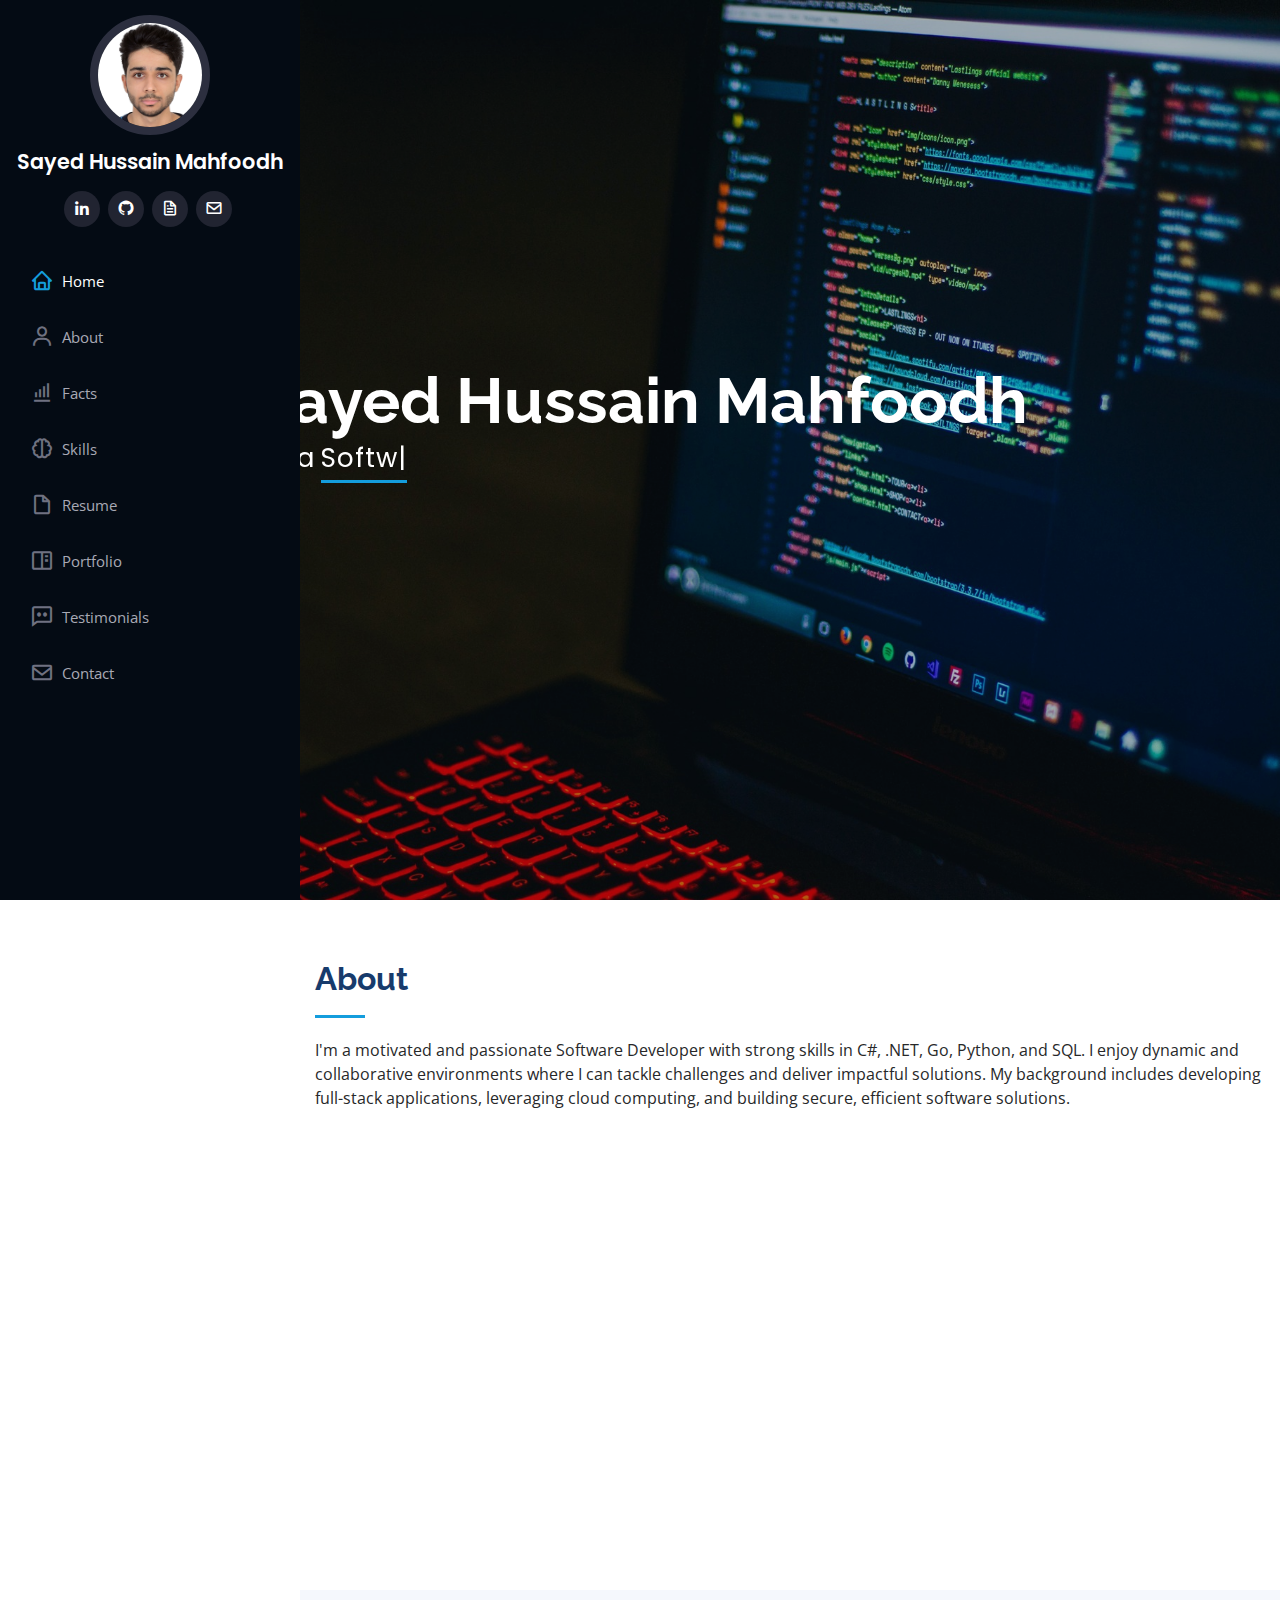
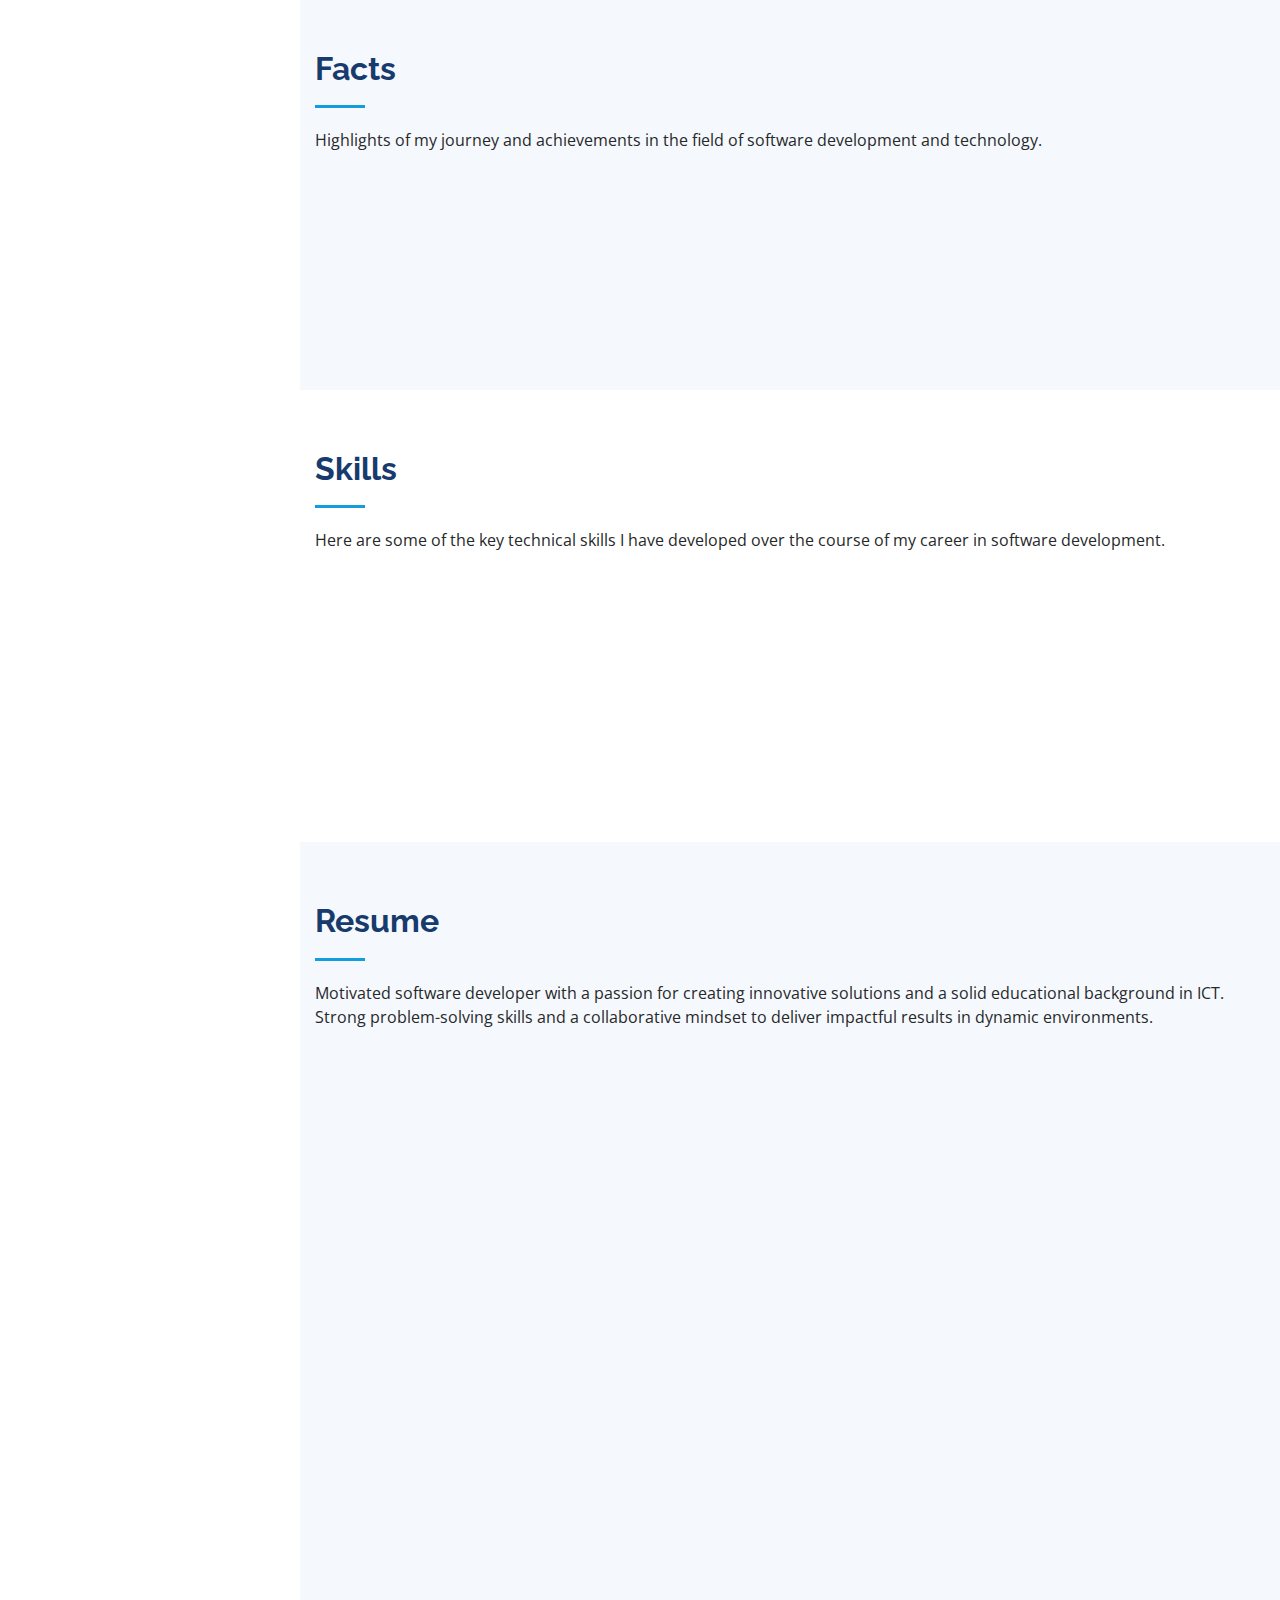
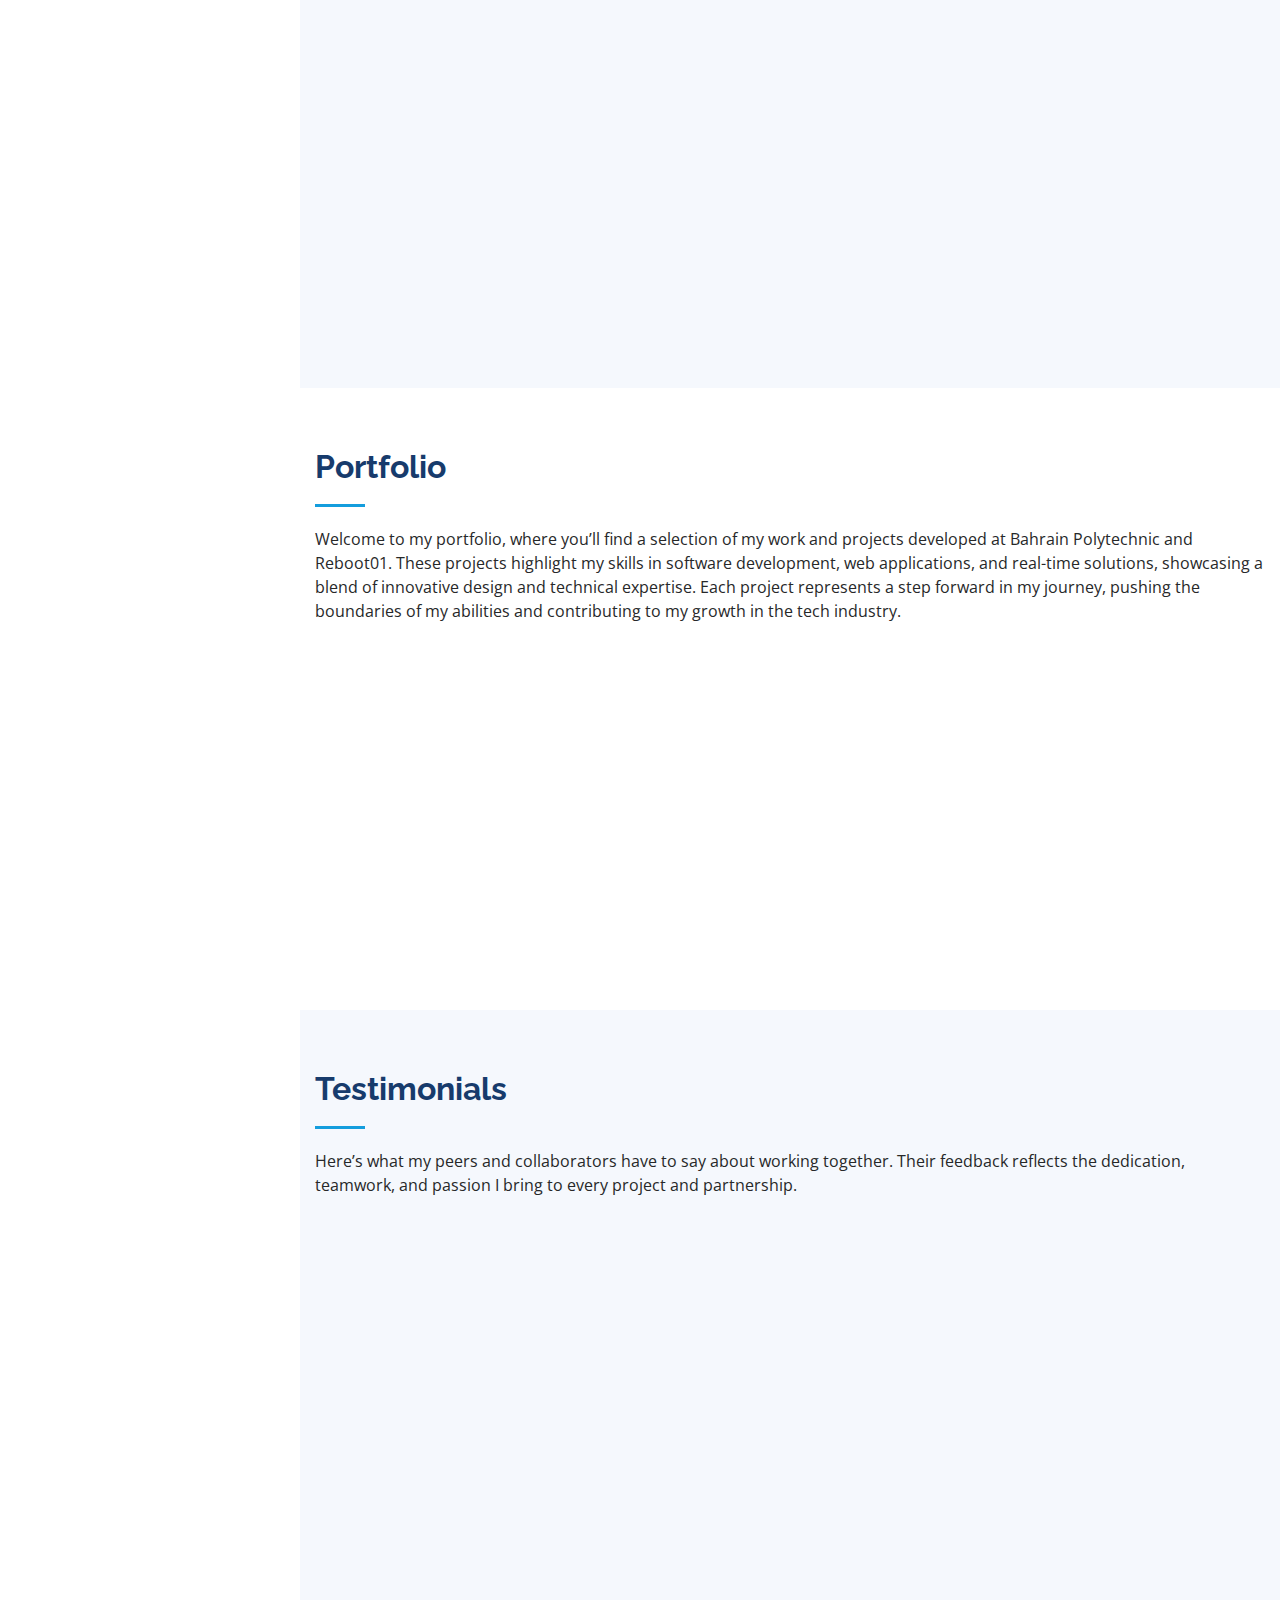
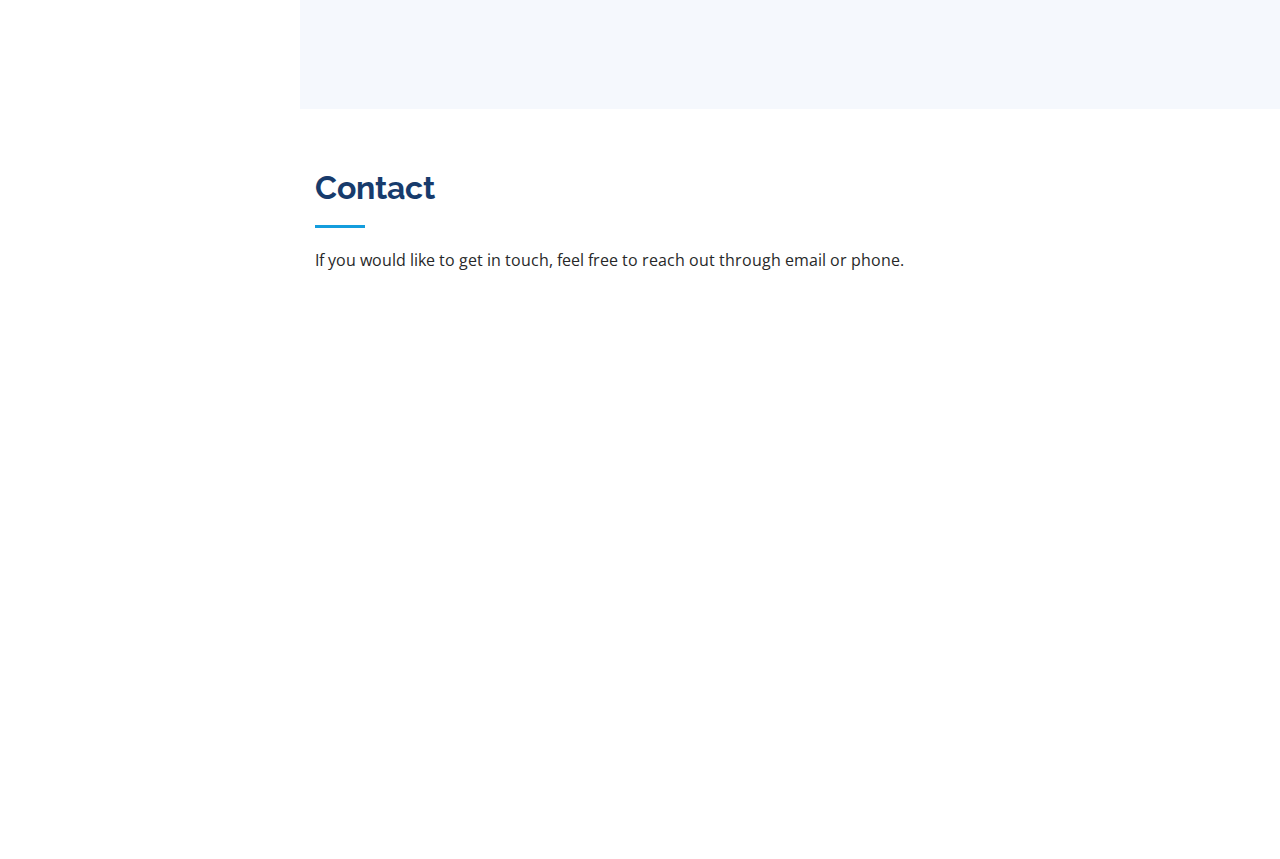
<file: index.html>
<!DOCTYPE html>
<html lang="en">

<head>
  <meta charset="utf-8">
  <meta content="width=device-width, initial-scale=1.0" name="viewport">

  <title>Sayed Hussain Mahfoodh</title>
  <meta content="" name="description">
  <meta content="" name="keywords">

  <!-- Favicons -->
  <link href="assets/img/favicon.ico" rel="icon">
  <link href="assets/img/favicon.png" rel="apple-touch-icon">

  <!-- Google Fonts -->
  <link href="https://fonts.googleapis.com/css?family=Open+Sans:300,300i,400,400i,600,600i,700,700i|Raleway:300,300i,400,400i,500,500i,600,600i,700,700i|Poppins:300,300i,400,400i,500,500i,600,600i,700,700i" rel="stylesheet">

  <!-- Vendor CSS Files -->
  <link href="assets/vendor/bootstrap/css/bootstrap.min.css" rel="stylesheet">
  <link href="assets/vendor/icofont/icofont.min.css" rel="stylesheet">
  <link href="assets/vendor/boxicons/css/boxicons.min.css" rel="stylesheet">
  <link href="assets/vendor/venobox/venobox.css" rel="stylesheet">
  <link href="assets/vendor/owl.carousel/assets/owl.carousel.min.css" rel="stylesheet">
  <link href="assets/vendor/aos/aos.css" rel="stylesheet">

  <!-- Template Main CSS File -->
  <link href="assets/css/style.css" rel="stylesheet">
  <!-- Template Custom CSS File -->
  <link href="assets/css/custom-style.css" rel="stylesheet">

  <!-- =======================================================
  * Template Name: iPortfolio - v1.5.1
  * Template URL: https://bootstrapmade.com/iportfolio-bootstrap-portfolio-websites-template/
  * Author: BootstrapMade.com
  * License: https://bootstrapmade.com/license/
  ======================================================== -->
</head>

<body>

  <!-- ======= Mobile nav toggle button ======= -->
  <button type="button" class="mobile-nav-toggle d-xl-none"><i class="icofont-navigation-menu"></i></button>

  <!-- ======= Header ======= -->
  <header id="header">
    <div class="d-flex flex-column">

      <div class="profile">
        <img src="assets/img/profile-img.jpg" alt="" class="img-fluid rounded-circle">
        <h1 class="custom-heading text-light"><a href="index.html">Sayed Hussain Mahfoodh</a></h1>
        <div class="social-links mt-3 text-center">
          <a href="https://www.linkedin.com/in/sayed-hussain-mahfoodh-886311283/" class="linkedin" target="_blank" title="LinkedIn Profile"><i class="bx bxl-linkedin"></i></a>
          <a href="https://github.com/SHussaing" class="github" target="_blank" title="GitHub Profile"><i class="bx bxl-github"></i></a>
          <a href="assets/docs/Sayed_Hussain_CV.pdf" target="_blank" class="cv-icon" title="View CV"><i class="bx bx-file"></i></a>
          <a href="assets/docs/Sayed_Hussain_Cover_Letter.pdf" target="_blank" class="cover-letter-icon" title="View Cover Letter"><i class="bx bx-envelope"></i></a>
        </div>
      </div>
      
      <nav class="nav-menu">
        <ul>
          <li class="active"><a href="#hero"><i class="bx bx-home"></i> <span>Home</span></a></li>
          <li><a href="#about"><i class="bx bx-user"></i> <span>About</span></a></li>
          <li><a href="#facts"><i class="bx bx-bar-chart-alt"></i> <span>Facts</span></a></li>
          <li><a href="#skills"><i class="bx bx-brain"></i> <span>Skills</span></a></li>
          <li><a href="#resume"><i class="bx bx-file-blank"></i> <span>Resume</span></a></li>
          <li><a href="#portfolio"><i class="bx bx-book-content"></i> <span>Portfolio</span></a></li>
          <li><a href="#testimonials"><i class="bx bx-comment-dots"></i> <span>Testimonials</span></a></li>
          <li><a href="#contact"><i class="bx bx-envelope"></i> <span>Contact</span></a></li>
        </ul>
      </nav><!-- .nav-menu -->
      
      <button type="button" class="mobile-nav-toggle d-xl-none"><i class="icofont-navigation-menu"></i></button>

    </div>
  </header><!-- End Header -->

  <!-- ======= Hero Section ======= -->
  <section id="hero" class="d-flex flex-column justify-content-center align-items-center">
    <div class="hero-container" data-aos="fade-in">
      <h1>Sayed Hussain Mahfoodh</h1>
      <p>I'm a <span class="typed" data-typed-items="Software Engineer, Full Stack Developer,"></span></p>
    </div>
  </section><!-- End Hero -->

  <main id="main">

    <!-- ======= About Section ======= -->
    <section id="about" class="about">
      <div class="container">

        <div class="section-title">
          <h2>About</h2>
          <p>I'm a motivated and passionate Software Developer with strong skills in C#, .NET, Go, Python, and SQL. I enjoy dynamic and collaborative environments where I can tackle challenges and deliver impactful solutions. My background includes developing full-stack applications, leveraging cloud computing, and building secure, efficient software solutions.</p>
        </div>


        <div class="row">
          <div class="col-lg-4" data-aos="fade-right">
            <img src="assets/img/profile-img.jpg" class="img-fluid" alt="">
          </div>
          <div class="col-lg-8 pt-4 pt-lg-0 content" data-aos="fade-left">
            <h3>Software Engineer &amp; Programmer.</h3>
            <p class="font-italic">
              I have a strong work ethic and attention to detail, always eager to learn and grow. I'm open to adopting new technologies to enhance my skill set and contribute to diverse projects.
            </p>
            <div class="row">
              <div class="col-lg-6">
                <ul>
                  <li><i class="icofont-rounded-right"></i> <strong>Birthday:</strong> April 9th, 2003</li>
                  <li><i class="icofont-rounded-right"></i> <strong>City:</strong> Saar, Bahrain</li>
                  <li><i class="icofont-rounded-right"></i> <strong>Languages:</strong> Arabic, English</li>
                </ul>
              </div>
              <div class="col-lg-6">
                <ul>
                  <li><i class="icofont-rounded-right"></i> <strong>Age:</strong> 21</li>
                  <li><i class="icofont-rounded-right"></i> <strong>Degree:</strong> Bachelor's in ICT</li>
                  <li><i class="icofont-rounded-right"></i> <strong>Interests:</strong> Playing video games</li>
                </ul>
              </div>
            </div>
            
            <p>
              With a proven track record of adapting to new challenges, I am experienced in building scalable web solutions and crafting user-friendly interfaces. My proficiency in various programming languages and frameworks allows me to approach projects with a versatile mindset, ensuring high-quality outcomes. I take pride in my ability to work independently and as part of a team, contributing innovative ideas and fostering a collaborative environment.
            </p>            
          </div>
        </div>

      </div>
    </section><!-- End About Section -->



    <!-- ======= Facts Section ======= -->
    <section id="facts" class="facts section-bg">
      <div class="container">

        <div class="section-title">
          <h2>Facts</h2>
          <p>Highlights of my journey and achievements in the field of software development and technology.</p>
        </div>

        <div class="row no-gutters">

          <div class="col-lg-4 col-md-6 d-md-flex align-items-md-stretch" data-aos="fade-up">
            <div class="count-box">
              <i class="icofont-clock-time"></i>
              <span data-toggle="counter-up">2</span> 
              <p><strong>Years of Experience</strong> in software development and programming</p>
            </div>
          </div>

          <div class="col-lg-4 col-md-6 d-md-flex align-items-md-stretch" data-aos="fade-up" data-aos-delay="100">
            <div class="count-box">
              <i class="icofont-code-alt"></i>
              <span data-toggle="counter-up">12</span> 
              <p><strong>Projects Completed</strong> across various technologies and platforms</p>
            </div>
          </div>

          <div class="col-lg-4 col-md-6 d-md-flex align-items-md-stretch" data-aos="fade-up" data-aos-delay="200">
            <div class="count-box">
              <i class="icofont-certificate-alt-1"></i>
              <span data-toggle="counter-up">3</span> 
              <p><strong>Degrees &amp; Certifications</strong> earned in ICT and software development</p>
            </div>
          </div>

        </div>

      </div>
    </section><!-- End Facts Section -->

    <!-- ======= Skills Section ======= -->
    <section id="skills" class="skills">
      <div class="container">

        <div class="section-title">
          <h2>Skills</h2>
          <p>Here are some of the key technical skills I have developed over the course of my career in software development.</p>
        </div>

        <div class="row skills-content">

          <div class="col-lg-6" data-aos="fade-up">

            <div class="progress">
              <span class="skill">C# (.NET) <i class="val">90%</i></span>
              <div class="progress-bar-wrap">
                <div class="progress-bar" role="progressbar" aria-valuenow="90" aria-valuemin="0" aria-valuemax="100"></div>
              </div>
            </div>

            <div class="progress">
              <span class="skill">SQL <i class="val">85%</i></span>
              <div class="progress-bar-wrap">
                <div class="progress-bar" role="progressbar" aria-valuenow="85" aria-valuemin="0" aria-valuemax="100"></div>
              </div>
            </div>

            <div class="progress">
              <span class="skill">Go <i class="val">85%</i></span>
              <div class="progress-bar-wrap">
                <div class="progress-bar" role="progressbar" aria-valuenow="85" aria-valuemin="0" aria-valuemax="100"></div>
              </div>
            </div>

            <div class="progress">
              <span class="skill">React <i class="val">80%</i></span>
              <div class="progress-bar-wrap">
                <div class="progress-bar" role="progressbar" aria-valuenow="80" aria-valuemin="0" aria-valuemax="100"></div>
              </div>
            </div>

          </div>

          <div class="col-lg-6" data-aos="fade-up" data-aos-delay="100">

            <div class="progress">
              <span class="skill">Java <i class="val">80%</i></span>
              <div class="progress-bar-wrap">
                <div class="progress-bar" role="progressbar" aria-valuenow="80" aria-valuemin="0" aria-valuemax="100"></div>
              </div>
            </div>

            <div class="progress">
              <span class="skill">Git <i class="val">80%</i></span>
              <div class="progress-bar-wrap">
                <div class="progress-bar" role="progressbar" aria-valuenow="80" aria-valuemin="0" aria-valuemax="100"></div>
              </div>
            </div>

            <div class="progress">
              <span class="skill">JavaScript <i class="val">70%</i></span>
              <div class="progress-bar-wrap">
                <div class="progress-bar" role="progressbar" aria-valuenow="70" aria-valuemin="0" aria-valuemax="100"></div>
              </div>
            </div>

            <div class="progress">
              <span class="skill">AWS <i class="val">65%</i></span>
              <div class="progress-bar-wrap">
                <div class="progress-bar" role="progressbar" aria-valuenow="65" aria-valuemin="0" aria-valuemax="100"></div>
              </div>
            </div>

          </div>

        </div>

      </div>
    </section><!-- End Skills Section -->



    <!-- ======= Resume Section ======= -->
    <section id="resume" class="resume section-bg">
      <div class="container">

        <div class="section-title">
          <h2>Resume</h2>
          <p>Motivated software developer with a passion for creating innovative solutions and a solid educational background in ICT. Strong problem-solving skills and a collaborative mindset to deliver impactful results in dynamic environments.</p>
        </div>

        <div class="row">
          <div class="col-lg-6" data-aos="fade-up">
            <h3 class="resume-title">Summary</h3>
            <div class="resume-item pb-0">
              <h4>Sayed Hussain Mahfoodh</h4>
              <p><em>A dedicated software developer proficient in multiple programming languages and frameworks, committed to continuous learning and delivering quality projects.</em></p>
              <ul>
                <li>Proficient in developing full-stack applications with a focus on user experience</li>
                <li>Strong foundation in data management and secure coding practices</li>
                <li>Passionate about implementing efficient, scalable software solutions</li>
              </ul>
            </div>
            

            <h3 class="resume-title">Education</h3>
            <div class="resume-item">
              <h4>Bachelor's Degree in ICT</h4>
              <h5>2021 - 2025</h5>
              <p><em>Bahrain Polytechnic</em></p>
              <p>Graduating with a strong foundation in software development, data management, and problem-solving skills, with an emphasis on practical, hands-on learning.</p>
            </div>
            <div class="resume-item">
              <h4>Full Stack Developer Program</h4>
              <h5>2024 - 2026</h5>
              <p><em>Reboot Coding Institute</em></p>
              <p>Focused on end-to-end web development, including front-end and back-end technologies, with experience in building responsive and interactive applications.</p>
            </div>
          </div>

          <div class="col-lg-6" data-aos="fade-up" data-aos-delay="100">
            <h3 class="resume-title">Recent Projects</h3>
          
            <!-- Project 1: Real-Time Forum -->
            <div class="resume-item">
              <h4>Real-Time Forum</h4>
              <h5>Reboot01</h5>
              <p><em>A web-based forum enabling real-time interaction through posts, comments, and private messaging.</em></p>
              <ul>
                <li>Developed user registration and login functionalities with secure data handling.</li>
                <li>Implemented real-time private messaging using WebSockets for seamless user communication.</li>
                <li>Built a responsive user interface with JavaScript, HTML, and CSS for a smooth user experience.</li>
                <li>Utilized GoLang for backend services, ensuring efficient handling of WebSocket connections.</li>
              </ul>
            </div>
          
            <!-- Project 2: Home Services Management System -->
            <div class="resume-item">
              <h4>Home Services Management System</h4>
              <h5>Bahrain Polytechnic</h5>
              <p><em>An application for managing home service requests, with role-based access and a multi-tier architecture.</em></p>
              <ul>
                <li>Designed a secure system with role-based authentication to manage service providers and clients.</li>
                <li>Utilized C# and .NET Core for backend development, ensuring robust service and data handling.</li>
                <li>Created a user-friendly interface allowing users to request, approve, or manage services.</li>
                <li>Integrated SQL for data storage, enabling efficient management of user and service data.</li>
              </ul>
            </div>
          </div>
          
        </div>

      </div>
    </section><!-- End Resume Section -->


    <!-- ======= Portfolio Section ======= -->
    <section id="portfolio" class="portfolio">
      <div class="container">

        <div class="section-title">
          <h2>Portfolio</h2>
          <p>Welcome to my portfolio, where you’ll find a selection of my work and projects developed at Bahrain Polytechnic and Reboot01. These projects highlight my skills in software development, web applications, and real-time solutions, showcasing a blend of innovative design and technical expertise. Each project represents a step forward in my journey, pushing the boundaries of my abilities and contributing to my growth in the tech industry.</p>
        </div>

        <div class="row" data-aos="fade-up">
          <div class="col-lg-12 d-flex justify-content-center">
            <ul id="portfolio-flters">
              <li data-filter="*" class="filter-active">All</li>
              <li data-filter=".filter-poly">Bahrain Polytechnic</li>
              <li data-filter=".filter-reboot">Reboot01</li>
            </ul>
          </div>
        </div>

        <div class="row portfolio-container" data-aos="fade-up" data-aos-delay="100">

          <!-- Portfolio Item for Bahrain Polytechnic -->
          <div class="col-lg-4 col-md-6 portfolio-item filter-poly">
            <div class="portfolio-wrap">
              <img src="assets\img\portfolio\gym-system\gym-system-1.png" class="img-fluid" alt="">
              <div class="portfolio-links">
                <a href="assets\img\portfolio\gym-system\gym-system-1.png" data-gall="portfolioGallery" class="venobox" title="Gym System"><i class="bx bx-plus"></i></a>
                <a href="portfolio-details-gym-system.html" title="More Details"><i class="bx bx-link"></i></a>
              </div>
            </div>
          </div>

          <!-- Portfolio Item for Reboot01 -->
          <div class="col-lg-4 col-md-6 portfolio-item filter-reboot">
            <div class="portfolio-wrap">
              <img src="assets\img\portfolio\graphql\graphql-1.png" class="img-fluid" alt="">
              <div class="portfolio-links">
                <a href="assets\img\portfolio\graphql\graphql-1.png" data-gall="portfolioGallery" class="venobox" title="GraphQL"><i class="bx bx-plus"></i></a>
                <a href="portfolio-details-graphql.html" title="More Details"><i class="bx bx-link"></i></a>
              </div>
            </div>
          </div>

          <!-- Portfolio Item for Bahrain Polytechnic -->
          <div class="col-lg-4 col-md-6 portfolio-item filter-poly">
            <div class="portfolio-wrap">
              <img src="assets\img\portfolio\zombot\zombot-1.png" class="img-fluid" alt="">
              <div class="portfolio-links">
                <a href="assets\img\portfolio\zombot\zombot-1.png" data-gall="portfolioGallery" class="venobox" title="Zombot"><i class="bx bx-plus"></i></a>
                <a href="portfolio-details-zombot.html" title="More Details"><i class="bx bx-link"></i></a>
              </div>
            </div>
          </div>


        </div>

      </div>
    </section><!-- End Portfolio Section -->


    <!-- ======= Testimonials Section ======= -->
    <section id="testimonials" class="testimonials section-bg">
      <div class="container">

        <div class="section-title">
          <h2>Testimonials</h2>
          <p>Here’s what my peers and collaborators have to say about working together. Their feedback reflects the dedication, teamwork, and passion I bring to every project and partnership.</p>
        </div>        

        <div class="owl-carousel testimonials-carousel">

          <div class="testimonial-item" data-aos="fade-up" data-aos-delay="300">
            <p>
              <i class="bx bxs-quote-alt-left quote-icon-left"></i>
              Working alongside Sayed has been an inspiring experience. His dedication and problem-solving skills have consistently raised the bar in our projects. He brings a unique blend of creativity and technical skill to every task.
              <i class="bx bxs-quote-alt-right quote-icon-right"></i>
            </p>
            <img src="assets/img/testimonials/testimonials-1.jpg" class="testimonial-img" alt="">
            <h3>Yusuf Ahmed</h3>
            <h4>University Colleague</h4>
          </div>
          
          <div class="testimonial-item" data-aos="fade-up" data-aos-delay="100">
            <p>
              <i class="bx bxs-quote-alt-left quote-icon-left"></i>
              Sayed is a knowledgeable and driven teammate. His strategic approach to challenges has greatly contributed to our group’s success. He brings enthusiasm and insight to every project, making collaboration rewarding and effective.
              <i class="bx bxs-quote-alt-right quote-icon-right"></i>
            </p>
            <img src="assets/img/testimonials/testimonials-2.jpg" class="testimonial-img" alt="">
            <h3>Ali Dakheel</h3>
            <h4>University Colleague</h4>
          </div>
          
          <div class="testimonial-item" data-aos="fade-up" data-aos-delay="400">
            <p>
              <i class="bx bxs-quote-alt-left quote-icon-left"></i>
              Sayed is a skilled and dependable teammate who always brings his best to every project. His problem-solving skills and commitment to quality have consistently helped our team succeed, and he’s a pleasure to work with.
              <i class="bx bxs-quote-alt-right quote-icon-right"></i>
            </p>
            <img src="assets/img/testimonials/testimonials-3.jpg" class="testimonial-img" alt="">
            <h3>Hasan Mohamed</h3>
            <h4>University Colleague</h4>
          </div>
          
                  

        </div>

      </div>
    </section><!-- End Testimonials Section -->

    <!-- ======= Contact Section ======= -->
    <section id="contact" class="contact" style="min-height: 750px;">
      <div class="container">

        <div class="section-title">
          <h2>Contact</h2>
          <p>If you would like to get in touch, feel free to reach out through email or phone.</p>
        </div>

        <div class="d-flex justify-content-center align-items-center mb-5" data-aos="fade-in">
          <div class="info text-center mx-4">
            <i class="icofont-envelope" style="font-size: 24px;"></i>
            <h4>Email:</h4>
            <p>shusssain101@gmail.com</p>
          </div>

          <div class="info text-center mx-4">
            <i class="icofont-phone" style="font-size: 24px;"></i>
            <h4>Call:</h4>
            <p>+973 39955739</p>
          </div>
        </div>

        <div class="d-flex justify-content-center align-items-center" data-aos="fade-in">
          <div class="info text-center mx-4">
            <i class="icofont-download" style="font-size: 24px;"></i>
            <h4>Download CV:</h4>
            <p><a href="assets/docs/Sayed_Hussain_CV.pdf" target="_blank" download>Download Here</a></p>
          </div>

          <div class="info text-center mx-4">
            <i class="icofont-download" style="font-size: 24px;"></i>
            <h4>Download Cover Letter:</h4>
            <p><a href="assets/docs/Sayed_Hussain_Mahfoodh_Cover_Letter.pdf" target="_blank" download>Download Here</a></p>
          </div>
        </div>

      </div>
    </section><!-- End Contact Section -->


  </main><!-- End #main -->

  <!-- ======= Footer ======= -->
  <footer id="footer">
    <div class="container">
      <div class="copyright">
      <strong><span></span></strong>
      </div>
      <div class="credits">
        <!-- All the links in the footer should remain intact. -->
        <!-- You can delete the links only if you purchased the pro version. -->
        <!-- Licensing information: https://bootstrapmade.com/license/ -->
        <!-- Purchase the pro version with working PHP/AJAX contact form: https://bootstrapmade.com/iportfolio-bootstrap-portfolio-websites-template/ -->
        <a href="https://bootstrapmade.com/"></a>
      </div>
    </div>
  </footer><!-- End  Footer -->

  <a href="#" class="back-to-top"><i class="icofont-simple-up"></i></a>

  <!-- Vendor JS Files -->
  <script src="assets/vendor/jquery/jquery.min.js"></script>
  <script src="assets/vendor/bootstrap/js/bootstrap.bundle.min.js"></script>
  <script src="assets/vendor/jquery.easing/jquery.easing.min.js"></script>
  <script src="assets/vendor/php-email-form/validate.js"></script>
  <script src="assets/vendor/waypoints/jquery.waypoints.min.js"></script>
  <script src="assets/vendor/counterup/counterup.min.js"></script>
  <script src="assets/vendor/isotope-layout/isotope.pkgd.min.js"></script>
  <script src="assets/vendor/venobox/venobox.min.js"></script>
  <script src="assets/vendor/owl.carousel/owl.carousel.min.js"></script>
  <script src="assets/vendor/typed.js/typed.min.js"></script>
  <script src="assets/vendor/aos/aos.js"></script>

  <!-- Template Main JS File -->
  <script src="assets/js/main.js"></script>

</body>

</html>
</file>
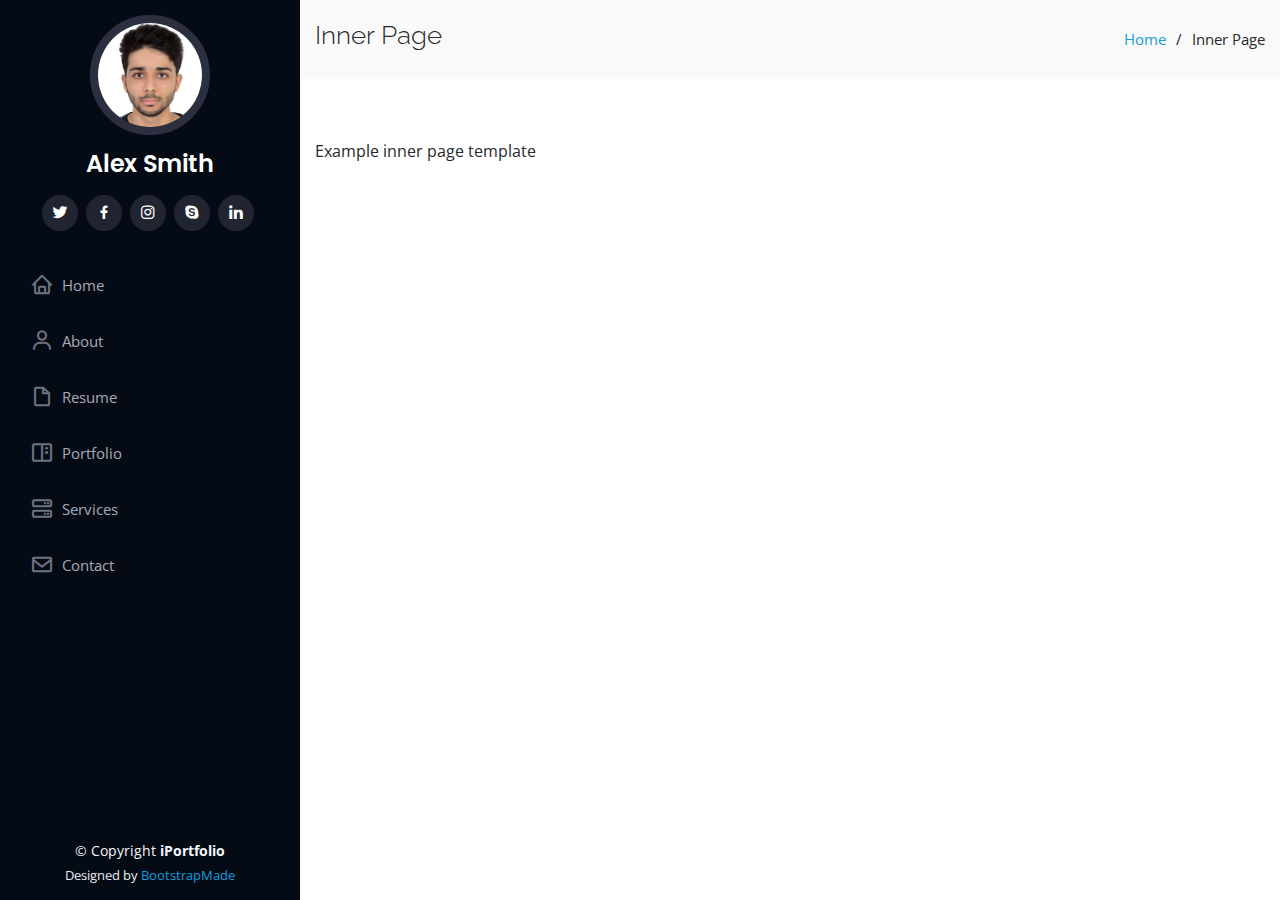
<file: inner-page.html>
<!DOCTYPE html>
<html lang="en">

<head>
  <meta charset="utf-8">
  <meta content="width=device-width, initial-scale=1.0" name="viewport">

  <title>Inner Page - iPortfolio Bootstrap Template</title>
  <meta content="" name="description">
  <meta content="" name="keywords">

  <!-- Favicons -->
  <link href="assets/img/favicon.png" rel="icon">
  <link href="assets/img/apple-touch-icon.png" rel="apple-touch-icon">

  <!-- Google Fonts -->
  <link href="https://fonts.googleapis.com/css?family=Open+Sans:300,300i,400,400i,600,600i,700,700i|Raleway:300,300i,400,400i,500,500i,600,600i,700,700i|Poppins:300,300i,400,400i,500,500i,600,600i,700,700i" rel="stylesheet">

  <!-- Vendor CSS Files -->
  <link href="assets/vendor/bootstrap/css/bootstrap.min.css" rel="stylesheet">
  <link href="assets/vendor/icofont/icofont.min.css" rel="stylesheet">
  <link href="assets/vendor/boxicons/css/boxicons.min.css" rel="stylesheet">
  <link href="assets/vendor/venobox/venobox.css" rel="stylesheet">
  <link href="assets/vendor/owl.carousel/assets/owl.carousel.min.css" rel="stylesheet">
  <link href="assets/vendor/aos/aos.css" rel="stylesheet">

  <!-- Template Main CSS File -->
  <link href="assets/css/style.css" rel="stylesheet">

  <!-- =======================================================
  * Template Name: iPortfolio - v1.5.1
  * Template URL: https://bootstrapmade.com/iportfolio-bootstrap-portfolio-websites-template/
  * Author: BootstrapMade.com
  * License: https://bootstrapmade.com/license/
  ======================================================== -->
</head>

<body>

  <!-- ======= Mobile nav toggle button ======= -->
  <button type="button" class="mobile-nav-toggle d-xl-none"><i class="icofont-navigation-menu"></i></button>

  <!-- ======= Header ======= -->
  <header id="header">
    <div class="d-flex flex-column">

      <div class="profile">
        <img src="assets/img/profile-img.jpg" alt="" class="img-fluid rounded-circle">
        <h1 class="text-light"><a href="index.html">Alex Smith</a></h1>
        <div class="social-links mt-3 text-center">
          <a href="#" class="twitter"><i class="bx bxl-twitter"></i></a>
          <a href="#" class="facebook"><i class="bx bxl-facebook"></i></a>
          <a href="#" class="instagram"><i class="bx bxl-instagram"></i></a>
          <a href="#" class="google-plus"><i class="bx bxl-skype"></i></a>
          <a href="#" class="linkedin"><i class="bx bxl-linkedin"></i></a>
        </div>
      </div>

      <nav class="nav-menu">
        <ul>
          <li><a href="index.html"><i class="bx bx-home"></i> <span>Home</span></a></li>
          <li><a href="#about"><i class="bx bx-user"></i> <span>About</span></a></li>
          <li><a href="#resume"><i class="bx bx-file-blank"></i> <span>Resume</span></a></li>
          <li><a href="#portfolio"><i class="bx bx-book-content"></i> Portfolio</a></li>
          <li><a href="#services"><i class="bx bx-server"></i> Services</a></li>
          <li><a href="#contact"><i class="bx bx-envelope"></i> Contact</a></li>

        </ul>
      </nav><!-- .nav-menu -->
      <button type="button" class="mobile-nav-toggle d-xl-none"><i class="icofont-navigation-menu"></i></button>

    </div>
  </header><!-- End Header -->

  <main id="main">

    <!-- ======= Breadcrumbs ======= -->
    <section class="breadcrumbs">
      <div class="container">

        <div class="d-flex justify-content-between align-items-center">
          <h2>Inner Page</h2>
          <ol>
            <li><a href="index.html">Home</a></li>
            <li>Inner Page</li>
          </ol>
        </div>

      </div>
    </section><!-- End Breadcrumbs -->

    <section class="inner-page">
      <div class="container">
        <p>
          Example inner page template
        </p>
      </div>
    </section>

  </main><!-- End #main -->

  <!-- ======= Footer ======= -->
  <footer id="footer">
    <div class="container">
      <div class="copyright">
        &copy; Copyright <strong><span>iPortfolio</span></strong>
      </div>
      <div class="credits">
        <!-- All the links in the footer should remain intact. -->
        <!-- You can delete the links only if you purchased the pro version. -->
        <!-- Licensing information: https://bootstrapmade.com/license/ -->
        <!-- Purchase the pro version with working PHP/AJAX contact form: https://bootstrapmade.com/iportfolio-bootstrap-portfolio-websites-template/ -->
        Designed by <a href="https://bootstrapmade.com/">BootstrapMade</a>
      </div>
    </div>
  </footer><!-- End  Footer -->

  <a href="#" class="back-to-top"><i class="icofont-simple-up"></i></a>

  <!-- Vendor JS Files -->
  <script src="assets/vendor/jquery/jquery.min.js"></script>
  <script src="assets/vendor/bootstrap/js/bootstrap.bundle.min.js"></script>
  <script src="assets/vendor/jquery.easing/jquery.easing.min.js"></script>
  <script src="assets/vendor/php-email-form/validate.js"></script>
  <script src="assets/vendor/waypoints/jquery.waypoints.min.js"></script>
  <script src="assets/vendor/counterup/counterup.min.js"></script>
  <script src="assets/vendor/isotope-layout/isotope.pkgd.min.js"></script>
  <script src="assets/vendor/venobox/venobox.min.js"></script>
  <script src="assets/vendor/owl.carousel/owl.carousel.min.js"></script>
  <script src="assets/vendor/typed.js/typed.min.js"></script>
  <script src="assets/vendor/aos/aos.js"></script>

  <!-- Template Main JS File -->
  <script src="assets/js/main.js"></script>

</body>

</html>
</file>
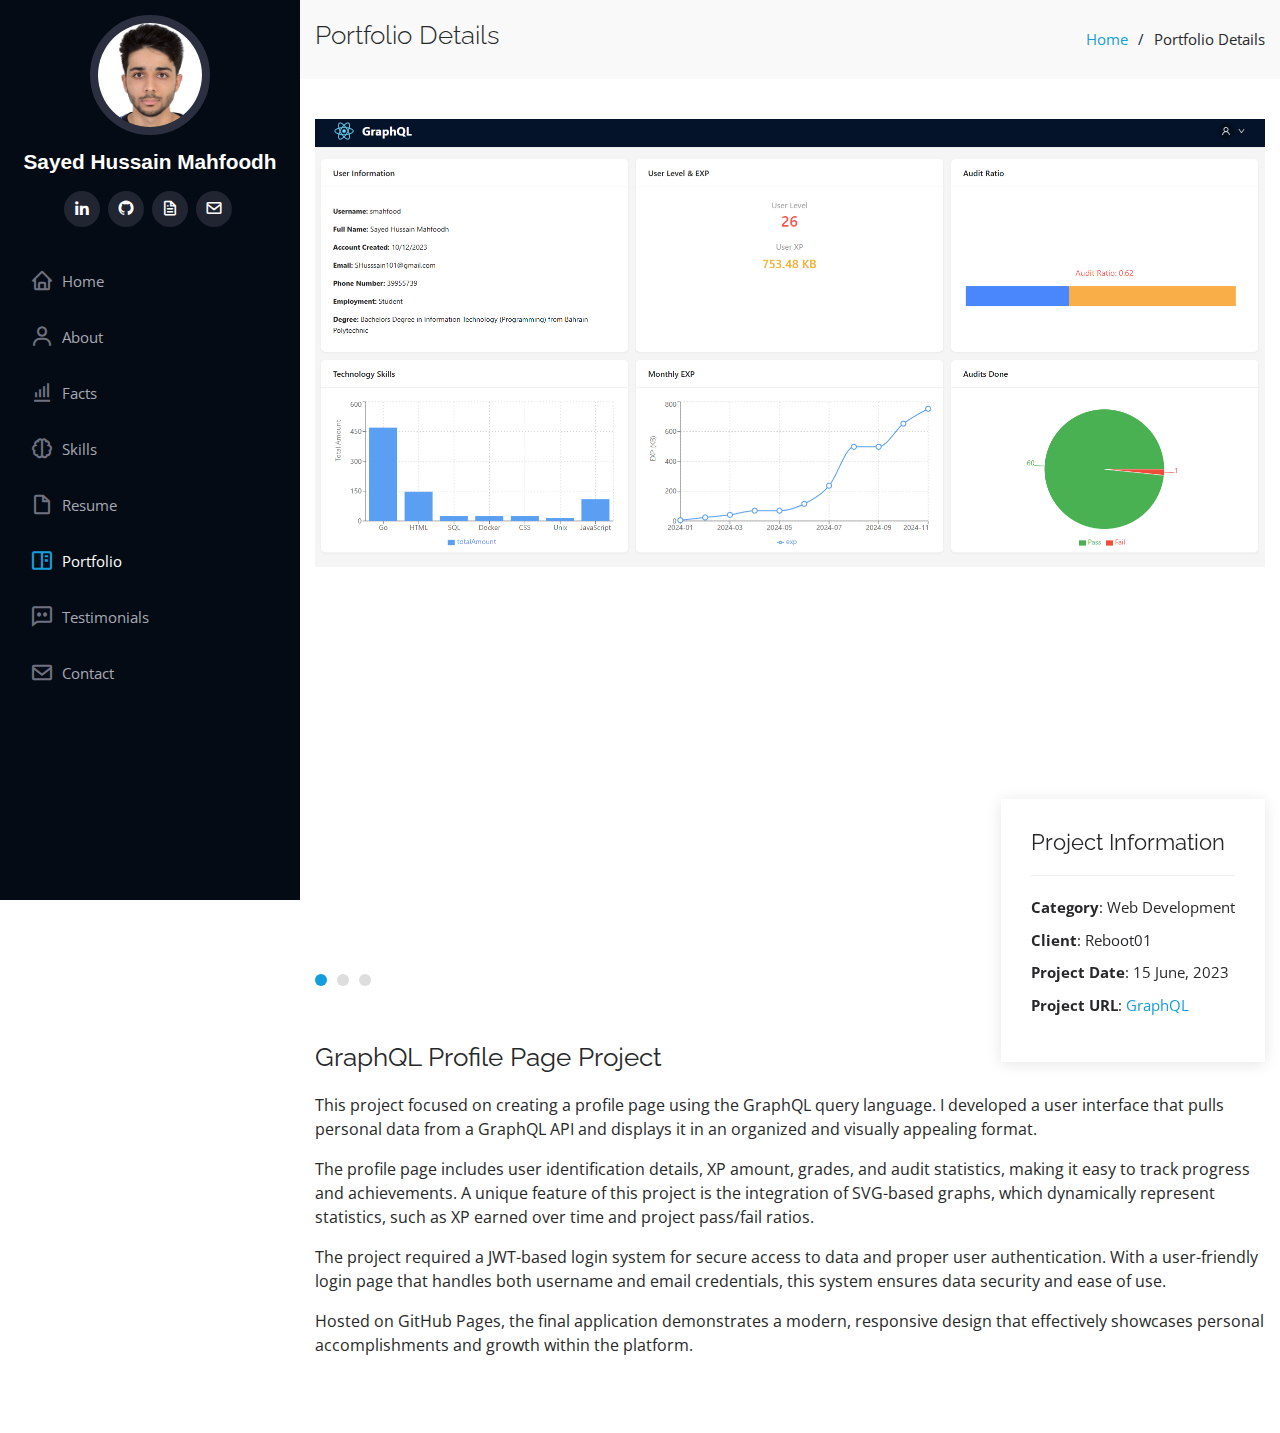
<file: portfolio-details-graphql.html>
<!DOCTYPE html>
<html lang="en">

<head>
  <meta charset="utf-8">
  <meta content="width=device-width, initial-scale=1.0" name="viewport">

  <title>Portfolio Details - Sayed Hussain Mahfoodh</title>
  <meta content="Portfolio project details for Sayed Hussain Mahfoodh's GraphQL profile page project" name="description">
  <meta content="portfolio, GraphQL, project, JWT, API, user interface" name="keywords">

  <!-- Favicons -->
  <link href="assets/img/favicon.ico" rel="icon">
  <link href="assets/img/favicon.png" rel="apple-touch-icon">

  <!-- Google Fonts -->
  <link href="https://fonts.googleapis.com/css?family=Open+Sans:300,300i,400,400i,600,600i,700,700i|Raleway:300,300i,400,400i,500,500i,600,600i,700,700i" rel="stylesheet">

  <!-- Vendor CSS Files -->
  <link href="assets/vendor/bootstrap/css/bootstrap.min.css" rel="stylesheet">
  <link href="assets/vendor/icofont/icofont.min.css" rel="stylesheet">
  <link href="assets/vendor/boxicons/css/boxicons.min.css" rel="stylesheet">
  <link href="assets/vendor/venobox/venobox.css" rel="stylesheet">
  <link href="assets/vendor/owl.carousel/assets/owl.carousel.min.css" rel="stylesheet">
  <link href="assets/vendor/aos/aos.css" rel="stylesheet">

  <!-- Template Main CSS File -->
  <link href="assets/css/style.css" rel="stylesheet">
  <link href="assets/css/custom-style.css" rel="stylesheet">
</head>

<body>

  <!-- ======= Mobile nav toggle button ======= -->
  <button type="button" class="mobile-nav-toggle d-xl-none"><i class="icofont-navigation-menu"></i></button>

  <!-- ======= Header ======= -->
  <header id="header">
    <div class="d-flex flex-column">

      <div class="profile">
        <img src="assets/img/profile-img.jpg" alt="Sayed Hussain Mahfoodh" class="img-fluid rounded-circle">
        <h1 class="custom-heading text-light"><a href="index.html">Sayed Hussain Mahfoodh</a></h1>
        <div class="social-links mt-3 text-center">
          <a href="https://www.linkedin.com/in/sayed-hussain-mahfoodh-886311283/" class="linkedin" target="_blank" title="LinkedIn Profile"><i class="bx bxl-linkedin"></i></a>
          <a href="https://github.com/SHussaing" class="github" target="_blank" title="GitHub Profile"><i class="bx bxl-github"></i></a>
          <a href="assets/docs/Sayed_Hussain_CV.pdf" target="_blank" class="cv-icon" title="View CV"><i class="bx bx-file"></i></a>
          <a href="assets/docs/Sayed_Hussain_Cover_Letter.pdf" target="_blank" class="cover-letter-icon" title="View Cover Letter"><i class="bx bx-envelope"></i></a>
        </div>
      </div>
      
      <nav class="nav-menu">
        <ul>
          <li><a href="index.html"><i class="bx bx-home"></i> <span>Home</span></a></li>
          <li><a href="index.html#about"><i class="bx bx-user"></i> <span>About</span></a></li>
          <li><a href="index.html#facts"><i class="bx bx-bar-chart-alt"></i> <span>Facts</span></a></li>
          <li><a href="index.html#skills"><i class="bx bx-brain"></i> <span>Skills</span></a></li>
          <li><a href="index.html#resume"><i class="bx bx-file-blank"></i> <span>Resume</span></a></li>
          <li class="active"><a href="index.html#portfolio"><i class="bx bx-book-content"></i> Portfolio</a></li>
          <li><a href="index.html#testimonials"><i class="bx bx-comment-dots"></i> <span>Testimonials</span></a></li>
          <li><a href="index.html#contact"><i class="bx bx-envelope"></i> <span>Contact</span></a></li>
        </ul>
      </nav><!-- .nav-menu -->

      <button type="button" class="mobile-nav-toggle d-xl-none"><i class="icofont-navigation-menu"></i></button>
    </div>
  </header><!-- End Header -->

  <main id="main">

    <!-- ======= Breadcrumbs ======= -->
    <section id="breadcrumbs" class="breadcrumbs">
      <div class="container">
        <div class="d-flex justify-content-between align-items-center">
          <h2>Portfolio Details</h2>
          <ol>
            <li><a href="index.html">Home</a></li>
            <li>Portfolio Details</li>
          </ol>
        </div>
      </div>
    </section><!-- End Breadcrumbs -->

    <!-- ======= Portfolio Details Section ======= -->
    <section id="portfolio-details" class="portfolio-details">
      <div class="container">

        <div class="portfolio-details-container">
          <div class="owl-carousel portfolio-details-carousel">
            <img src="assets\img\portfolio\graphql\graphql-1.png" class="img-fluid" alt="GraphQL Project Image 1">
            <img src="assets\img\portfolio\graphql\graphql-2.png" class="img-fluid" alt="GraphQL Project Image 2">
            <img src="assets\img\portfolio\graphql\graphql-3.png" class="img-fluid" alt="GraphQL Project Image 3">
          </div>

          <div class="portfolio-info">
            <h3>Project Information</h3>
            <ul>
              <li><strong>Category</strong>: Web Development</li>
              <li><strong>Client</strong>: Reboot01</li>
              <li><strong>Project Date</strong>: 15 June, 2023</li>
              <li><strong>Project URL</strong>: <a href="https://shussaing.github.io/graphql/" target="_blank">GraphQL</a></li>
            </ul>
          </div>
        </div>

        <div class="portfolio-description">
          <h2>GraphQL Profile Page Project</h2>
          <p>
            This project focused on creating a profile page using the GraphQL query language. I developed a user interface that pulls personal data from a GraphQL API and displays it in an organized and visually appealing format.
          </p>
          <p>
            The profile page includes user identification details, XP amount, grades, and audit statistics, making it easy to track progress and achievements. A unique feature of this project is the integration of SVG-based graphs, which dynamically represent statistics, such as XP earned over time and project pass/fail ratios.
          </p>
          <p>
            The project required a JWT-based login system for secure access to data and proper user authentication. With a user-friendly login page that handles both username and email credentials, this system ensures data security and ease of use.
          </p>
          <p>
            Hosted on GitHub Pages, the final application demonstrates a modern, responsive design that effectively showcases personal accomplishments and growth within the platform.
          </p>
        </div>

      </div>
    </section><!-- End Portfolio Details Section -->

  </main><!-- End #main -->

  <!-- ======= Footer ======= -->
  <footer id="footer">
    <div class="container">
      <div class="copyright">
       <strong><span></span></strong>
      </div>
      <div class="credits">
        <!-- Template Credits -->
      </div>
    </div>
  </footer><!-- End Footer -->

  <a href="#" class="back-to-top"><i class="icofont-simple-up"></i></a>

  <!-- Vendor JS Files -->
  <script src="assets/vendor/jquery/jquery.min.js"></script>
  <script src="assets/vendor/bootstrap/js/bootstrap.bundle.min.js"></script>
  <script src="assets/vendor/jquery.easing/jquery.easing.min.js"></script>
  <script src="assets/vendor/waypoints/jquery.waypoints.min.js"></script>
  <script src="assets/vendor/counterup/counterup.min.js"></script>
  <script src="assets/vendor/isotope-layout/isotope.pkgd.min.js"></script>
  <script src="assets/vendor/venobox/venobox.min.js"></script>
  <script src="assets/vendor/owl.carousel/owl.carousel.min.js"></script>
  <script src="assets/vendor/aos/aos.js"></script>

  <!-- Template Main JS File -->
  <script src="assets/js/main.js"></script>

</body>

</html>
</file>
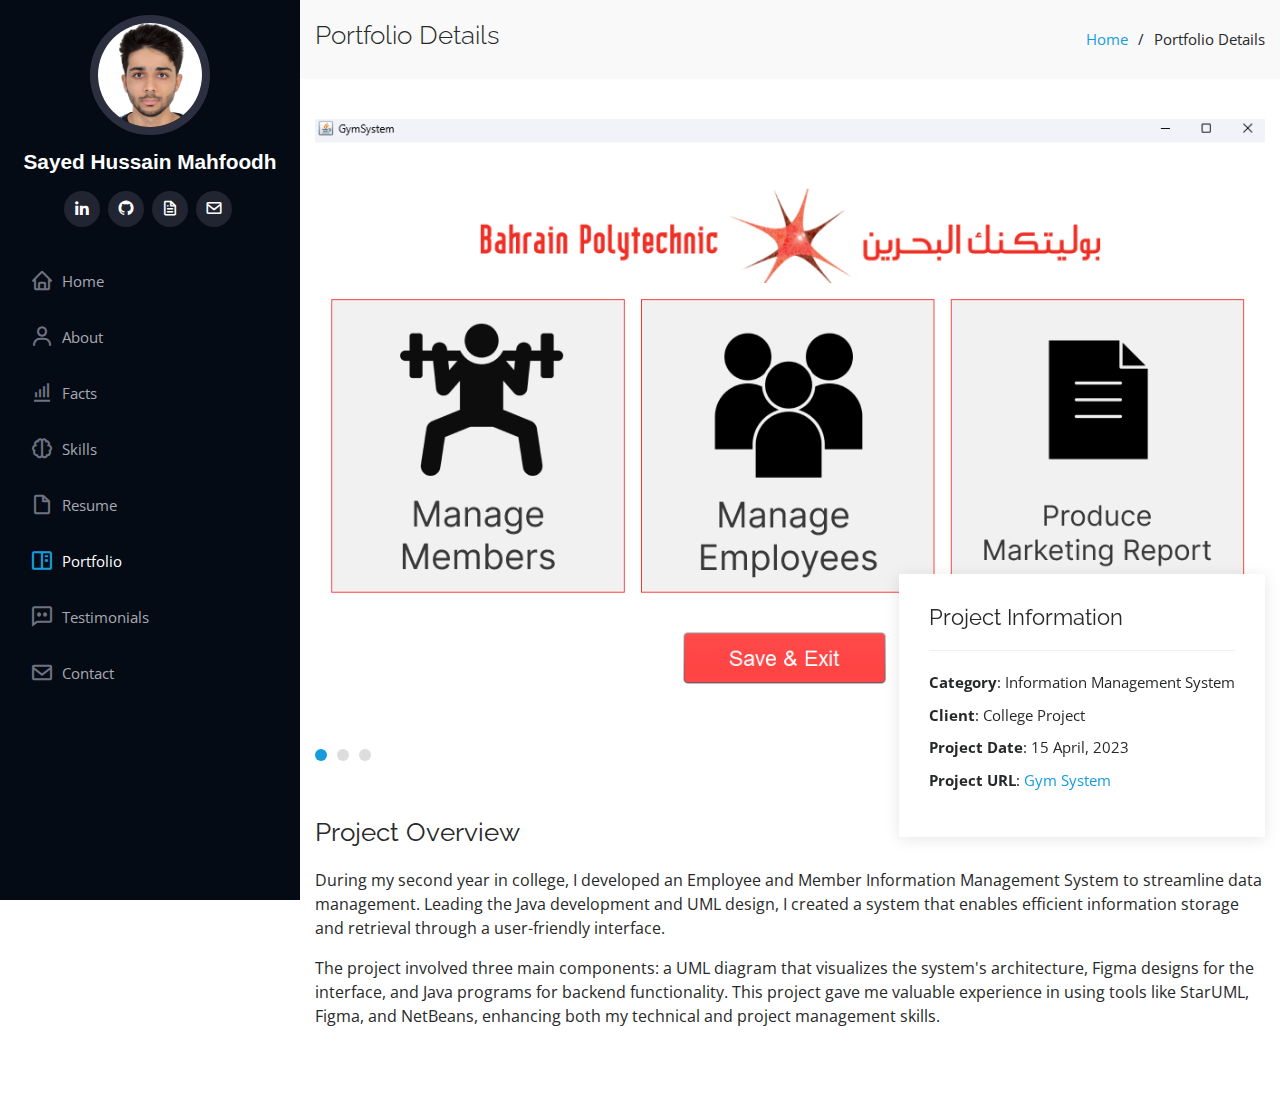
<file: portfolio-details-gym-system.html>
<!DOCTYPE html>
<html lang="en">

<head>
  <meta charset="utf-8">
  <meta content="width=device-width, initial-scale=1.0" name="viewport">

  <title>Portfolio Details - Sayed Hussain Mahfoodh</title>
  <meta content="Portfolio project details for Sayed Hussain Mahfoodh" name="description">
  <meta content="portfolio, project, software development, information management" name="keywords">

  <!-- Favicons -->
  <link href="assets/img/favicon.ico" rel="icon">
  <link href="assets/img/favicon.png" rel="apple-touch-icon">

  <!-- Google Fonts -->
  <link href="https://fonts.googleapis.com/css?family=Open+Sans:300,300i,400,400i,600,600i,700,700i|Raleway:300,300i,400,400i,500,500i,600,600i,700,700i" rel="stylesheet">

  <!-- Vendor CSS Files -->
  <link href="assets/vendor/bootstrap/css/bootstrap.min.css" rel="stylesheet">
  <link href="assets/vendor/icofont/icofont.min.css" rel="stylesheet">
  <link href="assets/vendor/boxicons/css/boxicons.min.css" rel="stylesheet">
  <link href="assets/vendor/venobox/venobox.css" rel="stylesheet">
  <link href="assets/vendor/owl.carousel/assets/owl.carousel.min.css" rel="stylesheet">
  <link href="assets/vendor/aos/aos.css" rel="stylesheet">

  <!-- Template Main CSS File -->
  <link href="assets/css/style.css" rel="stylesheet">
  <link href="assets/css/custom-style.css" rel="stylesheet">
</head>

<body>

  <!-- ======= Mobile nav toggle button ======= -->
  <button type="button" class="mobile-nav-toggle d-xl-none"><i class="icofont-navigation-menu"></i></button>

  <!-- ======= Header ======= -->
  <header id="header">
    <div class="d-flex flex-column">

      <div class="profile">
        <img src="assets/img/profile-img.jpg" alt="Sayed Hussain Mahfoodh" class="img-fluid rounded-circle">
        <h1 class="custom-heading text-light"><a href="index.html">Sayed Hussain Mahfoodh</a></h1>
        <div class="social-links mt-3 text-center">
          <a href="https://www.linkedin.com/in/sayed-hussain-mahfoodh-886311283/" class="linkedin" target="_blank" title="LinkedIn Profile"><i class="bx bxl-linkedin"></i></a>
          <a href="https://github.com/SHussaing" class="github" target="_blank" title="GitHub Profile"><i class="bx bxl-github"></i></a>
          <a href="assets/docs/Sayed_Hussain_CV.pdf" target="_blank" class="cv-icon" title="View CV"><i class="bx bx-file"></i></a>
          <a href="assets/docs/Sayed_Hussain_Cover_Letter.pdf" target="_blank" class="cover-letter-icon" title="View Cover Letter"><i class="bx bx-envelope"></i></a>
        </div>
      </div>
      
      <nav class="nav-menu">
        <ul>
          <li><a href="index.html"><i class="bx bx-home"></i> <span>Home</span></a></li>
          <li><a href="index.html#about"><i class="bx bx-user"></i> <span>About</span></a></li>
          <li><a href="index.html#facts"><i class="bx bx-bar-chart-alt"></i> <span>Facts</span></a></li>
          <li><a href="index.html#skills"><i class="bx bx-brain"></i> <span>Skills</span></a></li>
          <li><a href="index.html#resume"><i class="bx bx-file-blank"></i> <span>Resume</span></a></li>
          <li class="active"><a href="index.html#portfolio"><i class="bx bx-book-content"></i> Portfolio</a></li>
          <li><a href="index.html#testimonials"><i class="bx bx-comment-dots"></i> <span>Testimonials</span></a></li>
          <li><a href="index.html#contact"><i class="bx bx-envelope"></i> <span>Contact</span></a></li>
        </ul>
      </nav><!-- .nav-menu -->

      <button type="button" class="mobile-nav-toggle d-xl-none"><i class="icofont-navigation-menu"></i></button>
    </div>
  </header><!-- End Header -->

  <main id="main">

    <!-- ======= Breadcrumbs ======= -->
    <section id="breadcrumbs" class="breadcrumbs">
      <div class="container">
        <div class="d-flex justify-content-between align-items-center">
          <h2>Portfolio Details</h2>
          <ol>
            <li><a href="index.html">Home</a></li>
            <li>Portfolio Details</li>
          </ol>
        </div>
      </div>
    </section><!-- End Breadcrumbs -->

    <!-- ======= Portfolio Details Section ======= -->
    <section id="portfolio-details" class="portfolio-details">
      <div class="container">

        <div class="portfolio-details-container">
          <div class="owl-carousel portfolio-details-carousel">
            <img src="assets\img\portfolio\gym-system\gym-system-1.png" class="img-fluid" alt="Employee Management System">
            <img src="assets\img\portfolio\gym-system\gym-system-2.png" class="img-fluid" alt="UML Diagram">
            <img src="assets\img\portfolio\gym-system\gym-system-3.png" class="img-fluid" alt="Figma Design">
          </div>

          <div class="portfolio-info">
            <h3>Project Information</h3>
            <ul>
              <li><strong>Category</strong>: Information Management System</li>
              <li><strong>Client</strong>: College Project</li>
              <li><strong>Project Date</strong>: 15 April, 2023</li>
              <li><strong>Project URL</strong>: <a href="https://github.com/SHussaing/GymSystem" target="_blank">Gym System</a></li>
            </ul>
          </div>
        </div>

        <div class="portfolio-description">
          <h2>Project Overview</h2>
          <p>
            During my second year in college, I developed an Employee and Member Information Management System to streamline data management. Leading the Java development and UML design, I created a system that enables efficient information storage and retrieval through a user-friendly interface. 
          </p>
          <p>
            The project involved three main components: a UML diagram that visualizes the system's architecture, Figma designs for the interface, and Java programs for backend functionality. This project gave me valuable experience in using tools like StarUML, Figma, and NetBeans, enhancing both my technical and project management skills.
          </p>
        </div>

      </div>
    </section><!-- End Portfolio Details Section -->

  </main><!-- End #main -->

  <!-- ======= Footer ======= -->
  <footer id="footer">
    <div class="container">
      <div class="copyright">
       <strong><span></span></strong>
      </div>
      <div class="credits">
        <!-- Template Credits -->
      </div>
    </div>
  </footer><!-- End Footer -->

  <a href="#" class="back-to-top"><i class="icofont-simple-up"></i></a>

  <!-- Vendor JS Files -->
  <script src="assets/vendor/jquery/jquery.min.js"></script>
  <script src="assets/vendor/bootstrap/js/bootstrap.bundle.min.js"></script>
  <script src="assets/vendor/jquery.easing/jquery.easing.min.js"></script>
  <script src="assets/vendor/waypoints/jquery.waypoints.min.js"></script>
  <script src="assets/vendor/counterup/counterup.min.js"></script>
  <script src="assets/vendor/isotope-layout/isotope.pkgd.min.js"></script>
  <script src="assets/vendor/venobox/venobox.min.js"></script>
  <script src="assets/vendor/owl.carousel/owl.carousel.min.js"></script>
  <script src="assets/vendor/aos/aos.js"></script>

  <!-- Template Main JS File -->
  <script src="assets/js/main.js"></script>

</body>

</html>
</file>
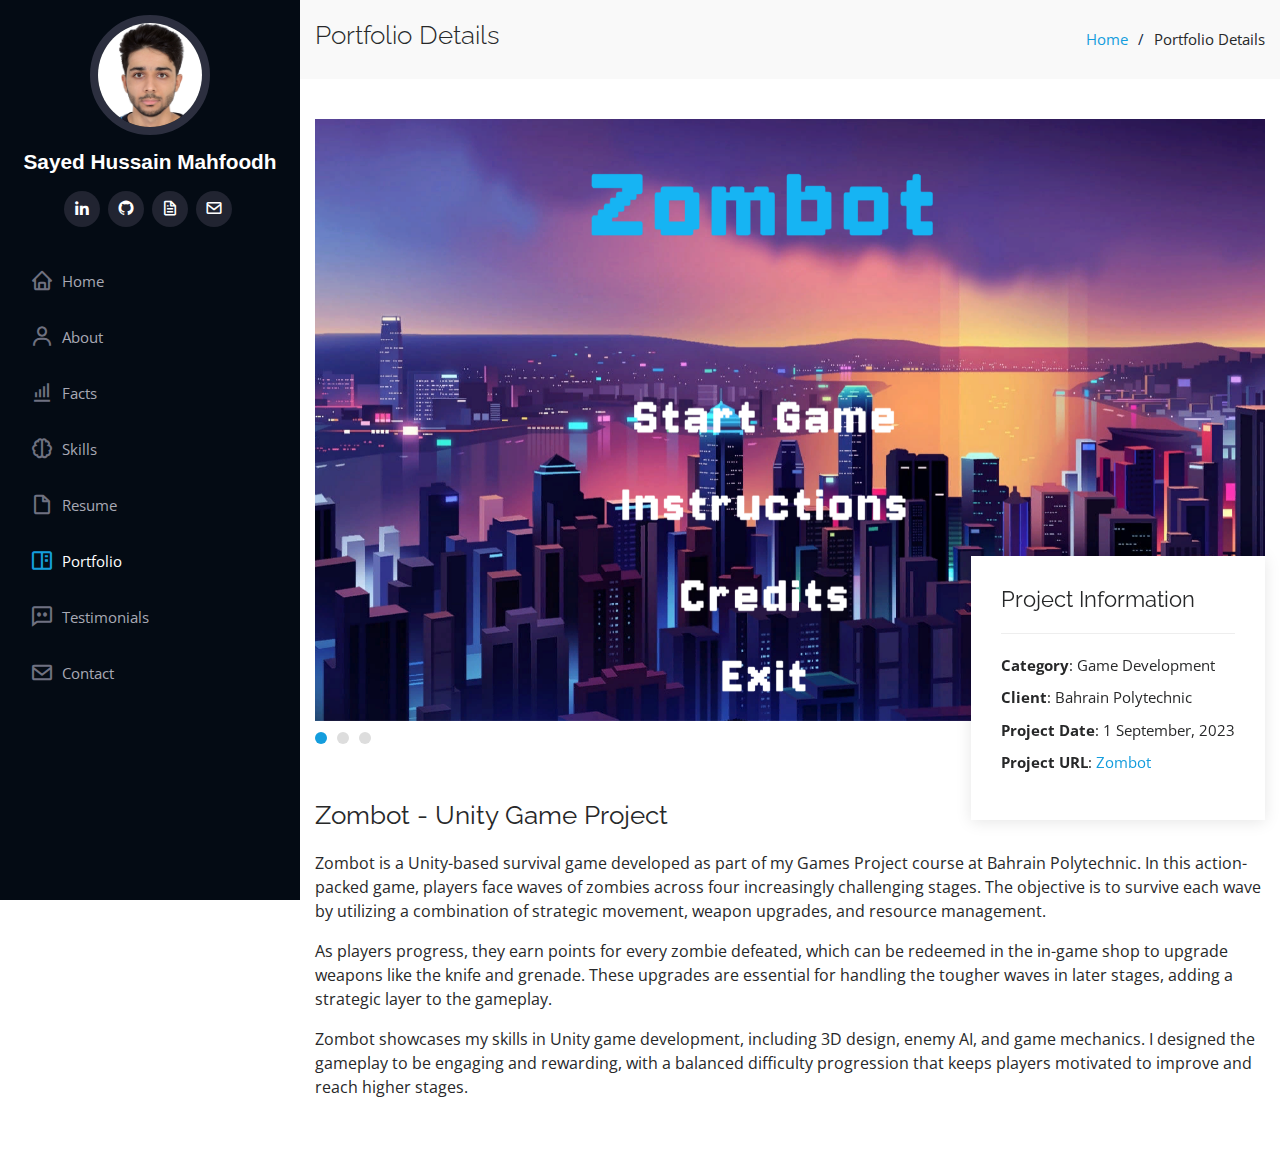
<file: portfolio-details-zombot.html>
<!DOCTYPE html>
<html lang="en">

<head>
  <meta charset="utf-8">
  <meta content="width=device-width, initial-scale=1.0" name="viewport">

  <title>Portfolio Details - Sayed Hussain Mahfoodh</title>
  <meta content="Portfolio project details for Sayed Hussain Mahfoodh's Unity game project, Zombot" name="description">
  <meta content="portfolio, game development, Unity, zombies, project, software development" name="keywords">

  <!-- Favicons -->
  <link href="assets/img/favicon.ico" rel="icon">
  <link href="assets/img/favicon.png" rel="apple-touch-icon">

  <!-- Google Fonts -->
  <link href="https://fonts.googleapis.com/css?family=Open+Sans:300,300i,400,400i,600,600i,700,700i|Raleway:300,300i,400,400i,500,500i,600,600i,700,700i" rel="stylesheet">

  <!-- Vendor CSS Files -->
  <link href="assets/vendor/bootstrap/css/bootstrap.min.css" rel="stylesheet">
  <link href="assets/vendor/icofont/icofont.min.css" rel="stylesheet">
  <link href="assets/vendor/boxicons/css/boxicons.min.css" rel="stylesheet">
  <link href="assets/vendor/venobox/venobox.css" rel="stylesheet">
  <link href="assets/vendor/owl.carousel/assets/owl.carousel.min.css" rel="stylesheet">
  <link href="assets/vendor/aos/aos.css" rel="stylesheet">

  <!-- Template Main CSS File -->
  <link href="assets/css/style.css" rel="stylesheet">
  <link href="assets/css/custom-style.css" rel="stylesheet">
</head>

<body>

  <!-- ======= Mobile nav toggle button ======= -->
  <button type="button" class="mobile-nav-toggle d-xl-none"><i class="icofont-navigation-menu"></i></button>

  <!-- ======= Header ======= -->
  <header id="header">
    <div class="d-flex flex-column">

      <div class="profile">
        <img src="assets/img/profile-img.jpg" alt="Sayed Hussain Mahfoodh" class="img-fluid rounded-circle">
        <h1 class="custom-heading text-light"><a href="index.html">Sayed Hussain Mahfoodh</a></h1>
        <div class="social-links mt-3 text-center">
          <a href="https://www.linkedin.com/in/sayed-hussain-mahfoodh-886311283/" class="linkedin" target="_blank" title="LinkedIn Profile"><i class="bx bxl-linkedin"></i></a>
          <a href="https://github.com/SHussaing" class="github" target="_blank" title="GitHub Profile"><i class="bx bxl-github"></i></a>
          <a href="assets/docs/Sayed_Hussain_CV.pdf" target="_blank" class="cv-icon" title="View CV"><i class="bx bx-file"></i></a>
          <a href="assets/docs/Sayed_Hussain_Cover_Letter.pdf" target="_blank" class="cover-letter-icon" title="View Cover Letter"><i class="bx bx-envelope"></i></a>
        </div>
      </div>
      
      <nav class="nav-menu">
        <ul>
          <li><a href="index.html"><i class="bx bx-home"></i> <span>Home</span></a></li>
          <li><a href="index.html#about"><i class="bx bx-user"></i> <span>About</span></a></li>
          <li><a href="index.html#facts"><i class="bx bx-bar-chart-alt"></i> <span>Facts</span></a></li>
          <li><a href="index.html#skills"><i class="bx bx-brain"></i> <span>Skills</span></a></li>
          <li><a href="index.html#resume"><i class="bx bx-file-blank"></i> <span>Resume</span></a></li>
          <li class="active"><a href="index.html#portfolio"><i class="bx bx-book-content"></i> Portfolio</a></li>
          <li><a href="index.html#testimonials"><i class="bx bx-comment-dots"></i> <span>Testimonials</span></a></li>
          <li><a href="index.html#contact"><i class="bx bx-envelope"></i> <span>Contact</span></a></li>
        </ul>
      </nav><!-- .nav-menu -->

      <button type="button" class="mobile-nav-toggle d-xl-none"><i class="icofont-navigation-menu"></i></button>
    </div>
  </header><!-- End Header -->

  <main id="main">

    <!-- ======= Breadcrumbs ======= -->
    <section id="breadcrumbs" class="breadcrumbs">
      <div class="container">
        <div class="d-flex justify-content-between align-items-center">
          <h2>Portfolio Details</h2>
          <ol>
            <li><a href="index.html">Home</a></li>
            <li>Portfolio Details</li>
          </ol>
        </div>
      </div>
    </section><!-- End Breadcrumbs -->

    <!-- ======= Portfolio Details Section ======= -->
    <section id="portfolio-details" class="portfolio-details">
      <div class="container">

        <div class="portfolio-details-container">
          <div class="owl-carousel portfolio-details-carousel">
            <img src="assets\img\portfolio\zombot\zombot-1.png" class="img-fluid" alt="Zombot Game Image 1">
            <img src="assets\img\portfolio\zombot\zombot-2.png" class="img-fluid" alt="Zombot Game Image 2">
            <img src="assets\img\portfolio\zombot\zombot-3.png" class="img-fluid" alt="Zombot Game Image 3">
          </div>

          <div class="portfolio-info">
            <h3>Project Information</h3>
            <ul>
              <li><strong>Category</strong>: Game Development</li>
              <li><strong>Client</strong>: Bahrain Polytechnic</li>
              <li><strong>Project Date</strong>: 1 September, 2023</li>
              <li><strong>Project URL</strong>: <a href="https://github.com/SHussaing/GamesProject" target="_blank">Zombot</a></li>
            </ul>
          </div>
        </div>

        <div class="portfolio-description">
          <h2>Zombot - Unity Game Project</h2>
          <p>
            Zombot is a Unity-based survival game developed as part of my Games Project course at Bahrain Polytechnic. In this action-packed game, players face waves of zombies across four increasingly challenging stages. The objective is to survive each wave by utilizing a combination of strategic movement, weapon upgrades, and resource management.
          </p>
          <p>
            As players progress, they earn points for every zombie defeated, which can be redeemed in the in-game shop to upgrade weapons like the knife and grenade. These upgrades are essential for handling the tougher waves in later stages, adding a strategic layer to the gameplay.
          </p>
          <p>
            Zombot showcases my skills in Unity game development, including 3D design, enemy AI, and game mechanics. I designed the gameplay to be engaging and rewarding, with a balanced difficulty progression that keeps players motivated to improve and reach higher stages.
          </p>
        </div>

      </div>
    </section><!-- End Portfolio Details Section -->

  </main><!-- End #main -->

  <!-- ======= Footer ======= -->
  <footer id="footer">
    <div class="container">
      <div class="copyright">
       <strong><span></span></strong>
      </div>
      <div class="credits">
        <!-- Template Credits -->
      </div>
    </div>
  </footer><!-- End Footer -->

  <a href="#" class="back-to-top"><i class="icofont-simple-up"></i></a>

  <!-- Vendor JS Files -->
  <script src="assets/vendor/jquery/jquery.min.js"></script>
  <script src="assets/vendor/bootstrap/js/bootstrap.bundle.min.js"></script>
  <script src="assets/vendor/jquery.easing/jquery.easing.min.js"></script>
  <script src="assets/vendor/waypoints/jquery.waypoints.min.js"></script>
  <script src="assets/vendor/counterup/counterup.min.js"></script>
  <script src="assets/vendor/isotope-layout/isotope.pkgd.min.js"></script>
  <script src="assets/vendor/venobox/venobox.min.js"></script>
  <script src="assets/vendor/owl.carousel/owl.carousel.min.js"></script>
  <script src="assets/vendor/aos/aos.js"></script>

  <!-- Template Main JS File -->
  <script src="assets/js/main.js"></script>

</body>

</html>
</file>
<file: assets/vendor/venobox/venobox.css>
/* ------ venobox.css --------*/
.vbox-overlay *, .vbox-overlay *:before, .vbox-overlay *:after{
    -webkit-backface-visibility: hidden;
    -webkit-box-sizing:border-box;
    -moz-box-sizing:border-box;
    box-sizing:border-box;
}
.vbox-overlay * { 
    -webkit-backface-visibility: visible;
    backface-visibility: visible;
}
.vbox-overlay{
    display: -webkit-flex;
    display: flex;
    -webkit-flex-direction: column;
    flex-direction: column;
    -webkit-justify-content: center;
    justify-content: center;
    -webkit-align-items: center;
    align-items: center;
    position: fixed;
    left: 0;
    top: 0;
    bottom: 0;
    right: 0;
    z-index: 999999;
}

/* ----- navigation ----- */
.vbox-title{
    width: 100%;
    height: 40px;
    float: left;
    text-align: center;
    line-height: 28px;
    font-size: 12px;
    padding: 6px 50px;
    overflow: hidden;
    position: fixed;
    display: none;
    left: 0;
    z-index: 89;
}
.vbox-close{
    cursor: pointer;
    position: fixed;
    top: -1px;
    right: 0;
    width: 50px;
    height: 40px;
    padding: 6px;
    display: block;
    background-position:10px center;
    overflow: hidden;
    font-size: 24px;
    line-height: 1;
    text-align: center;
    z-index: 99;
}
.vbox-left{
    cursor: pointer;
    position: fixed;
    left: 0;
    height: 40px;
    overflow: hidden;
    line-height: 28px;
    font-size: 12px;
    z-index: 99;
    display: flex;
    align-items:center;
}
.vbox-num{
    display: inline-block;
    margin: 6px 0 6px 15px;
}
/* ----- Social share ----- */
.vbox-share{
    line-height: 28px;
    font-size: 12px;
    overflow: hidden;
    position: fixed;
    left: 0;
    z-index: 98;
    display: flex;
    align-items:center;
    justify-content: center;
    width: 100%;
    text-align: center;
}
.vbox-share svg{
    max-height: 28px;
    width: 28px;
    z-index: 10;
    margin-left: 12px;
    margin-top: 6px;
    margin-bottom: 6px;
    vertical-align: middle;
}


/* ----- navigation ARROWS ----- */
.vbox-next, .vbox-prev{
    position: fixed;
    top: 50%;
    margin-top: -15px;
    overflow: hidden;
    cursor: pointer;
    display: block;
    width: 45px;
    height: 45px;
    z-index: 99;
}
.vbox-next span, .vbox-prev span{
    position: relative;
    width: 20px;
    height: 20px;
    border: 2px solid transparent;
    border-top-color: #B6B6B6;
    border-right-color: #B6B6B6;
    text-indent: -100px;
    position: absolute;
    top: 8px;
    display: block;
}
.vbox-prev{
    left: 15px;
}
.vbox-next{
    right: 15px;
}
.vbox-prev span{
    left: 10px;
    -ms-transform: rotate(-135deg);
    -webkit-transform: rotate(-135deg);
    transform: rotate(-135deg);
}
.vbox-next span{
    -ms-transform: rotate(45deg);
    -webkit-transform: rotate(45deg);
    transform: rotate(45deg);
    right: 10px;
}
/* ------- inline window ------ */
.vbox-inline{
    width: 420px;
    height: 315px;
    height: 70vh;
    padding: 10px;
    background: #fff;
    margin: 0 auto;
    overflow: auto;
    text-align: left;
}
/* ------- Video & iFrames window ------ */
.venoframe{
    max-width: 100%;
    width: 100%;
    border: none;
    width: 100%;
    height: 260px;
    height: 70vh;
}
.venoframe.vbvid{
    height: 260px;
}
@media (min-width: 768px) {
    .venoframe, .vbox-inline{
        width: 90%;
        height: 360px;
        height: 70vh;
    }
    .venoframe.vbvid{
        width: 640px;
        height: 360px;
    }
}
@media (min-width: 992px) {
    .venoframe, .vbox-inline{
        max-width: 1200px;
        width: 80%;
        height: 540px;
        height: 70vh;
    }
    .venoframe.vbvid{
        width: 960px;
        height: 540px;
    }
}
/* 
Please do NOT edit this part! 
or at least read this note: http://i.imgur.com/7C0ws9e.gif
*/
.vbox-open{
    overflow: hidden;
}
.vbox-container{
    position: absolute;
    left: 0;
    right: 0;
    top: 0;
    bottom: 0;
    overflow-x: hidden;
    overflow-y: scroll;
    overflow-scrolling: touch;
    -webkit-overflow-scrolling: touch;
    z-index: 20;
    max-height: 100%;

}

.vbox-content{
    text-align: center;
    float: left;
    width: 100%;
    position: relative;
    overflow: hidden;
    padding: 20px 4%;
}
.vbox-container img{
    max-width: 100%;
    height: auto;
}
.vbox-figlio{
    box-shadow: 0 0 12px rgba(0,0,0,0.19), 0 6px 6px rgba(0,0,0,0.23);
    max-width: 100%;
    text-align: initial;
}
img.vbox-figlio{
    -webkit-user-select: none;
-khtml-user-select: none;
-moz-user-select: none;
-o-user-select: none;
user-select: none;
}
.vbox-content.swipe-left{
    margin-left: -200px !important;
}
.vbox-content.swipe-right{
    margin-left: 200px !important;
}
.vbox-animated{
    webkit-transition: margin 300ms ease-out;
    transition: margin 300ms ease-out;
}

/* ---------- preloader ----------
 * SPINKIT 
 * http://tobiasahlin.com/spinkit/
-------------------------------- */
.sk-double-bounce,.sk-rotating-plane{width:40px;height:40px;margin:40px auto}.sk-rotating-plane{background-color:#333;-webkit-animation:sk-rotatePlane 1.2s infinite ease-in-out;animation:sk-rotatePlane 1.2s infinite ease-in-out}@-webkit-keyframes sk-rotatePlane{0%{-webkit-transform:perspective(120px) rotateX(0) rotateY(0);transform:perspective(120px) rotateX(0) rotateY(0)}50%{-webkit-transform:perspective(120px) rotateX(-180.1deg) rotateY(0);transform:perspective(120px) rotateX(-180.1deg) rotateY(0)}100%{-webkit-transform:perspective(120px) rotateX(-180deg) rotateY(-179.9deg);transform:perspective(120px) rotateX(-180deg) rotateY(-179.9deg)}}@keyframes sk-rotatePlane{0%{-webkit-transform:perspective(120px) rotateX(0) rotateY(0);transform:perspective(120px) rotateX(0) rotateY(0)}50%{-webkit-transform:perspective(120px) rotateX(-180.1deg) rotateY(0);transform:perspective(120px) rotateX(-180.1deg) rotateY(0)}100%{-webkit-transform:perspective(120px) rotateX(-180deg) rotateY(-179.9deg);transform:perspective(120px) rotateX(-180deg) rotateY(-179.9deg)}}.sk-double-bounce{position:relative}.sk-double-bounce .sk-child{width:100%;height:100%;border-radius:50%;background-color:#333;opacity:.6;position:absolute;top:0;left:0;-webkit-animation:sk-doubleBounce 2s infinite ease-in-out;animation:sk-doubleBounce 2s infinite ease-in-out}.sk-chasing-dots .sk-child,.sk-spinner-pulse,.sk-three-bounce .sk-child{background-color:#333;border-radius:100%}.sk-double-bounce .sk-double-bounce2{-webkit-animation-delay:-1s;animation-delay:-1s}@-webkit-keyframes sk-doubleBounce{0%,100%{-webkit-transform:scale(0);transform:scale(0)}50%{-webkit-transform:scale(1);transform:scale(1)}}@keyframes sk-doubleBounce{0%,100%{-webkit-transform:scale(0);transform:scale(0)}50%{-webkit-transform:scale(1);transform:scale(1)}}.sk-wave{margin:40px auto;width:50px;height:40px;text-align:center;font-size:10px}.sk-wave .sk-rect{background-color:#333;height:100%;width:6px;display:inline-block;-webkit-animation:sk-waveStretchDelay 1.2s infinite ease-in-out;animation:sk-waveStretchDelay 1.2s infinite ease-in-out}.sk-wave .sk-rect1{-webkit-animation-delay:-1.2s;animation-delay:-1.2s}.sk-wave .sk-rect2{-webkit-animation-delay:-1.1s;animation-delay:-1.1s}.sk-wave .sk-rect3{-webkit-animation-delay:-1s;animation-delay:-1s}.sk-wave .sk-rect4{-webkit-animation-delay:-.9s;animation-delay:-.9s}.sk-wave .sk-rect5{-webkit-animation-delay:-.8s;animation-delay:-.8s}@-webkit-keyframes sk-waveStretchDelay{0%,100%,40%{-webkit-transform:scaleY(.4);transform:scaleY(.4)}20%{-webkit-transform:scaleY(1);transform:scaleY(1)}}@keyframes sk-waveStretchDelay{0%,100%,40%{-webkit-transform:scaleY(.4);transform:scaleY(.4)}20%{-webkit-transform:scaleY(1);transform:scaleY(1)}}.sk-wandering-cubes{margin:40px auto;width:40px;height:40px;position:relative}.sk-wandering-cubes .sk-cube{background-color:#333;width:10px;height:10px;position:absolute;top:0;left:0;-webkit-animation:sk-wanderingCube 1.8s ease-in-out -1.8s infinite both;animation:sk-wanderingCube 1.8s ease-in-out -1.8s infinite both}.sk-chasing-dots,.sk-spinner-pulse{width:40px;height:40px;margin:40px auto}.sk-wandering-cubes .sk-cube2{-webkit-animation-delay:-.9s;animation-delay:-.9s}@-webkit-keyframes sk-wanderingCube{0%{-webkit-transform:rotate(0);transform:rotate(0)}25%{-webkit-transform:translateX(30px) rotate(-90deg) scale(.5);transform:translateX(30px) rotate(-90deg) scale(.5)}50%{-webkit-transform:translateX(30px) translateY(30px) rotate(-179deg);transform:translateX(30px) translateY(30px) rotate(-179deg)}50.1%{-webkit-transform:translateX(30px) translateY(30px) rotate(-180deg);transform:translateX(30px) translateY(30px) rotate(-180deg)}75%{-webkit-transform:translateX(0) translateY(30px) rotate(-270deg) scale(.5);transform:translateX(0) translateY(30px) rotate(-270deg) scale(.5)}100%{-webkit-transform:rotate(-360deg);transform:rotate(-360deg)}}@keyframes sk-wanderingCube{0%{-webkit-transform:rotate(0);transform:rotate(0)}25%{-webkit-transform:translateX(30px) rotate(-90deg) scale(.5);transform:translateX(30px) rotate(-90deg) scale(.5)}50%{-webkit-transform:translateX(30px) translateY(30px) rotate(-179deg);transform:translateX(30px) translateY(30px) rotate(-179deg)}50.1%{-webkit-transform:translateX(30px) translateY(30px) rotate(-180deg);transform:translateX(30px) translateY(30px) rotate(-180deg)}75%{-webkit-transform:translateX(0) translateY(30px) rotate(-270deg) scale(.5);transform:translateX(0) translateY(30px) rotate(-270deg) scale(.5)}100%{-webkit-transform:rotate(-360deg);transform:rotate(-360deg)}}.sk-spinner-pulse{-webkit-animation:sk-pulseScaleOut 1s infinite ease-in-out;animation:sk-pulseScaleOut 1s infinite ease-in-out}@-webkit-keyframes sk-pulseScaleOut{0%{-webkit-transform:scale(0);transform:scale(0)}100%{-webkit-transform:scale(1);transform:scale(1);opacity:0}}@keyframes sk-pulseScaleOut{0%{-webkit-transform:scale(0);transform:scale(0)}100%{-webkit-transform:scale(1);transform:scale(1);opacity:0}}.sk-chasing-dots{position:relative;text-align:center;-webkit-animation:sk-chasingDotsRotate 2s infinite linear;animation:sk-chasingDotsRotate 2s infinite linear}.sk-chasing-dots .sk-child{width:60%;height:60%;display:inline-block;position:absolute;top:0;-webkit-animation:sk-chasingDotsBounce 2s infinite ease-in-out;animation:sk-chasingDotsBounce 2s infinite ease-in-out}.sk-chasing-dots .sk-dot2{top:auto;bottom:0;-webkit-animation-delay:-1s;animation-delay:-1s}@-webkit-keyframes sk-chasingDotsRotate{100%{-webkit-transform:rotate(360deg);transform:rotate(360deg)}}@keyframes sk-chasingDotsRotate{100%{-webkit-transform:rotate(360deg);transform:rotate(360deg)}}@-webkit-keyframes sk-chasingDotsBounce{0%,100%{-webkit-transform:scale(0);transform:scale(0)}50%{-webkit-transform:scale(1);transform:scale(1)}}@keyframes sk-chasingDotsBounce{0%,100%{-webkit-transform:scale(0);transform:scale(0)}50%{-webkit-transform:scale(1);transform:scale(1)}}.sk-three-bounce{margin:40px auto;width:80px;text-align:center}.sk-three-bounce .sk-child{width:20px;height:20px;display:inline-block;-webkit-animation:sk-three-bounce 1.4s ease-in-out 0s infinite both;animation:sk-three-bounce 1.4s ease-in-out 0s infinite both}.sk-circle .sk-child:before,.sk-fading-circle .sk-circle:before{display:block;border-radius:100%;content:'';background-color:#333}.sk-three-bounce .sk-bounce1{-webkit-animation-delay:-.32s;animation-delay:-.32s}.sk-three-bounce .sk-bounce2{-webkit-animation-delay:-.16s;animation-delay:-.16s}@-webkit-keyframes sk-three-bounce{0%,100%,80%{-webkit-transform:scale(0);transform:scale(0)}40%{-webkit-transform:scale(1);transform:scale(1)}}@keyframes sk-three-bounce{0%,100%,80%{-webkit-transform:scale(0);transform:scale(0)}40%{-webkit-transform:scale(1);transform:scale(1)}}.sk-circle{margin:40px auto;width:40px;height:40px;position:relative}.sk-circle .sk-child{width:100%;height:100%;position:absolute;left:0;top:0}.sk-circle .sk-child:before{margin:0 auto;width:15%;height:15%;-webkit-animation:sk-circleBounceDelay 1.2s infinite ease-in-out both;animation:sk-circleBounceDelay 1.2s infinite ease-in-out both}.sk-circle .sk-circle2{-webkit-transform:rotate(30deg);-ms-transform:rotate(30deg);transform:rotate(30deg)}.sk-circle .sk-circle3{-webkit-transform:rotate(60deg);-ms-transform:rotate(60deg);transform:rotate(60deg)}.sk-circle .sk-circle4{-webkit-transform:rotate(90deg);-ms-transform:rotate(90deg);transform:rotate(90deg)}.sk-circle .sk-circle5{-webkit-transform:rotate(120deg);-ms-transform:rotate(120deg);transform:rotate(120deg)}.sk-circle .sk-circle6{-webkit-transform:rotate(150deg);-ms-transform:rotate(150deg);transform:rotate(150deg)}.sk-circle .sk-circle7{-webkit-transform:rotate(180deg);-ms-transform:rotate(180deg);transform:rotate(180deg)}.sk-circle .sk-circle8{-webkit-transform:rotate(210deg);-ms-transform:rotate(210deg);transform:rotate(210deg)}.sk-circle .sk-circle9{-webkit-transform:rotate(240deg);-ms-transform:rotate(240deg);transform:rotate(240deg)}.sk-circle .sk-circle10{-webkit-transform:rotate(270deg);-ms-transform:rotate(270deg);transform:rotate(270deg)}.sk-circle .sk-circle11{-webkit-transform:rotate(300deg);-ms-transform:rotate(300deg);transform:rotate(300deg)}.sk-circle .sk-circle12{-webkit-transform:rotate(330deg);-ms-transform:rotate(330deg);transform:rotate(330deg)}.sk-circle .sk-circle2:before{-webkit-animation-delay:-1.1s;animation-delay:-1.1s}.sk-circle .sk-circle3:before{-webkit-animation-delay:-1s;animation-delay:-1s}.sk-circle .sk-circle4:before{-webkit-animation-delay:-.9s;animation-delay:-.9s}.sk-circle .sk-circle5:before{-webkit-animation-delay:-.8s;animation-delay:-.8s}.sk-circle .sk-circle6:before{-webkit-animation-delay:-.7s;animation-delay:-.7s}.sk-circle .sk-circle7:before{-webkit-animation-delay:-.6s;animation-delay:-.6s}.sk-circle .sk-circle8:before{-webkit-animation-delay:-.5s;animation-delay:-.5s}.sk-circle .sk-circle9:before{-webkit-animation-delay:-.4s;animation-delay:-.4s}.sk-circle .sk-circle10:before{-webkit-animation-delay:-.3s;animation-delay:-.3s}.sk-circle .sk-circle11:before{-webkit-animation-delay:-.2s;animation-delay:-.2s}.sk-circle .sk-circle12:before{-webkit-animation-delay:-.1s;animation-delay:-.1s}@-webkit-keyframes sk-circleBounceDelay{0%,100%,80%{-webkit-transform:scale(0);transform:scale(0)}40%{-webkit-transform:scale(1);transform:scale(1)}}@keyframes sk-circleBounceDelay{0%,100%,80%{-webkit-transform:scale(0);transform:scale(0)}40%{-webkit-transform:scale(1);transform:scale(1)}}.sk-cube-grid{width:40px;height:40px;margin:40px auto}.sk-cube-grid .sk-cube{width:33.33%;height:33.33%;background-color:#333;float:left;-webkit-animation:sk-cubeGridScaleDelay 1.3s infinite ease-in-out;animation:sk-cubeGridScaleDelay 1.3s infinite ease-in-out}.sk-cube-grid .sk-cube1{-webkit-animation-delay:.2s;animation-delay:.2s}.sk-cube-grid .sk-cube2{-webkit-animation-delay:.3s;animation-delay:.3s}.sk-cube-grid .sk-cube3{-webkit-animation-delay:.4s;animation-delay:.4s}.sk-cube-grid .sk-cube4{-webkit-animation-delay:.1s;animation-delay:.1s}.sk-cube-grid .sk-cube5{-webkit-animation-delay:.2s;animation-delay:.2s}.sk-cube-grid .sk-cube6{-webkit-animation-delay:.3s;animation-delay:.3s}.sk-cube-grid .sk-cube7{-webkit-animation-delay:0ms;animation-delay:0ms}.sk-cube-grid .sk-cube8{-webkit-animation-delay:.1s;animation-delay:.1s}.sk-cube-grid .sk-cube9{-webkit-animation-delay:.2s;animation-delay:.2s}@-webkit-keyframes sk-cubeGridScaleDelay{0%,100%,70%{-webkit-transform:scale3D(1,1,1);transform:scale3D(1,1,1)}35%{-webkit-transform:scale3D(0,0,1);transform:scale3D(0,0,1)}}@keyframes sk-cubeGridScaleDelay{0%,100%,70%{-webkit-transform:scale3D(1,1,1);transform:scale3D(1,1,1)}35%{-webkit-transform:scale3D(0,0,1);transform:scale3D(0,0,1)}}.sk-fading-circle{margin:40px auto;width:40px;height:40px;position:relative}.sk-fading-circle .sk-circle{width:100%;height:100%;position:absolute;left:0;top:0}.sk-fading-circle .sk-circle:before{margin:0 auto;width:15%;height:15%;-webkit-animation:sk-circleFadeDelay 1.2s infinite ease-in-out both;animation:sk-circleFadeDelay 1.2s infinite ease-in-out both}.sk-fading-circle .sk-circle2{-webkit-transform:rotate(30deg);-ms-transform:rotate(30deg);transform:rotate(30deg)}.sk-fading-circle .sk-circle3{-webkit-transform:rotate(60deg);-ms-transform:rotate(60deg);transform:rotate(60deg)}.sk-fading-circle .sk-circle4{-webkit-transform:rotate(90deg);-ms-transform:rotate(90deg);transform:rotate(90deg)}.sk-fading-circle .sk-circle5{-webkit-transform:rotate(120deg);-ms-transform:rotate(120deg);transform:rotate(120deg)}.sk-fading-circle .sk-circle6{-webkit-transform:rotate(150deg);-ms-transform:rotate(150deg);transform:rotate(150deg)}.sk-fading-circle .sk-circle7{-webkit-transform:rotate(180deg);-ms-transform:rotate(180deg);transform:rotate(180deg)}.sk-fading-circle .sk-circle8{-webkit-transform:rotate(210deg);-ms-transform:rotate(210deg);transform:rotate(210deg)}.sk-fading-circle .sk-circle9{-webkit-transform:rotate(240deg);-ms-transform:rotate(240deg);transform:rotate(240deg)}.sk-fading-circle .sk-circle10{-webkit-transform:rotate(270deg);-ms-transform:rotate(270deg);transform:rotate(270deg)}.sk-fading-circle .sk-circle11{-webkit-transform:rotate(300deg);-ms-transform:rotate(300deg);transform:rotate(300deg)}.sk-fading-circle .sk-circle12{-webkit-transform:rotate(330deg);-ms-transform:rotate(330deg);transform:rotate(330deg)}.sk-fading-circle .sk-circle2:before{-webkit-animation-delay:-1.1s;animation-delay:-1.1s}.sk-fading-circle .sk-circle3:before{-webkit-animation-delay:-1s;animation-delay:-1s}.sk-fading-circle .sk-circle4:before{-webkit-animation-delay:-.9s;animation-delay:-.9s}.sk-fading-circle .sk-circle5:before{-webkit-animation-delay:-.8s;animation-delay:-.8s}.sk-fading-circle .sk-circle6:before{-webkit-animation-delay:-.7s;animation-delay:-.7s}.sk-fading-circle .sk-circle7:before{-webkit-animation-delay:-.6s;animation-delay:-.6s}.sk-fading-circle .sk-circle8:before{-webkit-animation-delay:-.5s;animation-delay:-.5s}.sk-fading-circle .sk-circle9:before{-webkit-animation-delay:-.4s;animation-delay:-.4s}.sk-fading-circle .sk-circle10:before{-webkit-animation-delay:-.3s;animation-delay:-.3s}.sk-fading-circle .sk-circle11:before{-webkit-animation-delay:-.2s;animation-delay:-.2s}.sk-fading-circle .sk-circle12:before{-webkit-animation-delay:-.1s;animation-delay:-.1s}@-webkit-keyframes sk-circleFadeDelay{0%,100%,39%{opacity:0}40%{opacity:1}}@keyframes sk-circleFadeDelay{0%,100%,39%{opacity:0}40%{opacity:1}}.sk-folding-cube{margin:40px auto;width:40px;height:40px;position:relative;-webkit-transform:rotateZ(45deg);transform:rotateZ(45deg)}.sk-folding-cube .sk-cube{float:left;width:50%;height:50%;position:relative;-webkit-transform:scale(1.1);-ms-transform:scale(1.1);transform:scale(1.1)}.sk-folding-cube .sk-cube:before{content:'';position:absolute;top:0;left:0;width:100%;height:100%;background-color:#333;-webkit-animation:sk-foldCubeAngle 2.4s infinite linear both;animation:sk-foldCubeAngle 2.4s infinite linear both;-webkit-transform-origin:100% 100%;-ms-transform-origin:100% 100%;transform-origin:100% 100%}.sk-folding-cube .sk-cube2{-webkit-transform:scale(1.1) rotateZ(90deg);transform:scale(1.1) rotateZ(90deg)}.sk-folding-cube .sk-cube3{-webkit-transform:scale(1.1) rotateZ(180deg);transform:scale(1.1) rotateZ(180deg)}.sk-folding-cube .sk-cube4{-webkit-transform:scale(1.1) rotateZ(270deg);transform:scale(1.1) rotateZ(270deg)}.sk-folding-cube .sk-cube2:before{-webkit-animation-delay:.3s;animation-delay:.3s}.sk-folding-cube .sk-cube3:before{-webkit-animation-delay:.6s;animation-delay:.6s}.sk-folding-cube .sk-cube4:before{-webkit-animation-delay:.9s;animation-delay:.9s}@-webkit-keyframes sk-foldCubeAngle{0%,10%{-webkit-transform:perspective(140px) rotateX(-180deg);transform:perspective(140px) rotateX(-180deg);opacity:0}25%,75%{-webkit-transform:perspective(140px) rotateX(0);transform:perspective(140px) rotateX(0);opacity:1}100%,90%{-webkit-transform:perspective(140px) rotateY(180deg);transform:perspective(140px) rotateY(180deg);opacity:0}}@keyframes sk-foldCubeAngle{0%,10%{-webkit-transform:perspective(140px) rotateX(-180deg);transform:perspective(140px) rotateX(-180deg);opacity:0}25%,75%{-webkit-transform:perspective(140px) rotateX(0);transform:perspective(140px) rotateX(0);opacity:1}100%,90%{-webkit-transform:perspective(140px) rotateY(180deg);transform:perspective(140px) rotateY(180deg);opacity:0}}
</file>
<file: assets/css/custom-style.css>
.custom-heading {
    font-size: 1.3rem !important; 
}
</file>
<file: assets/css/style.css>
/**
* Template Name: iPortfolio - v1.5.1
* Template URL: https://bootstrapmade.com/iportfolio-bootstrap-portfolio-websites-template/
* Author: BootstrapMade.com
* License: https://bootstrapmade.com/license/
*/

/*--------------------------------------------------------------
# General
--------------------------------------------------------------*/
body {
  font-family: "Open Sans", sans-serif;
  color: #272829;
}

a {
  color: #149ddd;
}

a:hover {
  color: #37b3ed;
  text-decoration: none;
}

h1, h2, h3, h4, h5, h6 {
  font-family: "Raleway", sans-serif;
}

/*--------------------------------------------------------------
# Back to top button
--------------------------------------------------------------*/
.back-to-top {
  position: fixed;
  display: none;
  width: 40px;
  height: 40px;
  border-radius: 50px;
  right: 15px;
  bottom: 15px;
  background: #149ddd;
  color: #fff;
  transition: display 0.5s ease-in-out;
  z-index: 99999;
}

.back-to-top i {
  font-size: 24px;
  position: absolute;
  top: 7px;
  left: 8px;
}

.back-to-top:hover {
  color: #fff;
  background: #2eafec;
  transition: background 0.2s ease-in-out;
}

/*--------------------------------------------------------------
# Header
--------------------------------------------------------------*/
#header {
  position: fixed;
  top: 0;
  left: 0;
  bottom: 0;
  width: 300px;
  transition: all ease-in-out 0.5s;
  z-index: 9997;
  transition: all 0.5s;
  padding: 0 15px;
  background: #040b14;
  overflow-y: auto;
}

#header .profile img {
  margin: 15px auto;
  display: block;
  width: 120px;
  border: 8px solid #2c2f3f;
}

#header .profile h1 {
  font-size: 24px;
  margin: 0;
  padding: 0;
  font-weight: 600;
  -moz-text-align-last: center;
  text-align-last: center;
  font-family: "Poppins", sans-serif;
}

#header .profile h1 a, #header .profile h1 a:hover {
  color: #fff;
  text-decoration: none;
}

#header .profile .social-links a {
  font-size: 18px;
  display: inline-block;
  background: #212431;
  color: #fff;
  line-height: 1;
  padding: 8px 0;
  margin-right: 4px;
  border-radius: 50%;
  text-align: center;
  width: 36px;
  height: 36px;
  transition: 0.3s;
}

#header .profile .social-links a:hover {
  background: #149ddd;
  color: #fff;
  text-decoration: none;
}

#main {
  margin-left: 300px;
}

@media (max-width: 1199px) {
  #header {
    left: -300px;
  }
  #main {
    margin-left: 0;
  }
}

/*--------------------------------------------------------------
# Navigation Menu
--------------------------------------------------------------*/
/* Desktop Navigation */
.nav-menu {
  padding-top: 30px;
}

.nav-menu * {
  margin: 0;
  padding: 0;
  list-style: none;
}

.nav-menu > ul > li {
  position: relative;
  white-space: nowrap;
}

.nav-menu a {
  display: flex;
  align-items: center;
  color: #a8a9b4;
  padding: 12px 15px;
  margin-bottom: 8px;
  transition: 0.3s;
  font-size: 15px;
}

.nav-menu a i {
  font-size: 24px;
  padding-right: 8px;
  color: #6f7180;
}

.nav-menu a:hover, .nav-menu .active > a, .nav-menu li:hover > a {
  text-decoration: none;
  color: #fff;
}

.nav-menu a:hover i, .nav-menu .active > a i, .nav-menu li:hover > a i {
  color: #149ddd;
}

/* Mobile Navigation */
.mobile-nav-toggle {
  position: fixed;
  right: 15px;
  top: 15px;
  z-index: 9998;
  border: 0;
  background: none;
  font-size: 24px;
  transition: all 0.4s;
  outline: none !important;
  line-height: 1;
  cursor: pointer;
  text-align: right;
}

.mobile-nav-toggle i {
  color: #149ddd;
}

.mobile-nav-active {
  overflow: hidden;
}

.mobile-nav-active #header {
  left: 0;
}

.mobile-nav-active .mobile-nav-toggle i {
  color: #fff;
}

/*--------------------------------------------------------------
# Hero Section
--------------------------------------------------------------*/
#hero {
  width: 100%;
  height: 100vh;
  background: url("../img/hero-bg.jpg") center center no-repeat;
  background-size: cover;
  object-fit: cover;
}

#hero:before {
  content: "";
  background: rgba(5, 13, 24, 0.3);
  position: absolute;
  bottom: 0;
  top: 0;
  left: 0;
  right: 0;
  z-index: 1;
}

#hero .hero-container {
  position: relative;
  z-index: 2;
  min-width: 300px;
}

#hero h1 {
  margin: 0 0 10px 0;
  font-size: 64px;
  font-weight: 700;
  line-height: 56px;
  color: #fff;
}

#hero p {
  color: #fff;
  margin-bottom: 50px;
  font-size: 26px;
  font-family: "Poppins", sans-serif;
}

#hero p span {
  color: #fff;
  padding-bottom: 4px;
  letter-spacing: 1px;
  border-bottom: 3px solid #149ddd;
}

@media (min-width: 1024px) {
  #hero {
    background-attachment: fixed;
  }
}

@media (max-width: 768px) {
  #hero h1 {
    font-size: 28px;
    line-height: 36px;
  }
  #hero h2 {
    font-size: 18px;
    line-height: 24px;
    margin-bottom: 30px;
  }
}

/*--------------------------------------------------------------
# Sections General
--------------------------------------------------------------*/
section {
  padding: 60px 0;
  overflow: hidden;
}

.section-bg {
  background: #f5f8fd;
}

.section-title {
  padding-bottom: 30px;
}

.section-title h2 {
  font-size: 32px;
  font-weight: bold;
  margin-bottom: 20px;
  padding-bottom: 20px;
  position: relative;
  color: #173b6c;
}

.section-title h2::after {
  content: '';
  position: absolute;
  display: block;
  width: 50px;
  height: 3px;
  background: #149ddd;
  bottom: 0;
  left: 0;
}

.section-title p {
  margin-bottom: 0;
}

/*--------------------------------------------------------------
# About
--------------------------------------------------------------*/
.about .content h3 {
  font-weight: 700;
  font-size: 26px;
  color: #173b6c;
}

.about .content ul {
  list-style: none;
  padding: 0;
}

.about .content ul li {
  padding-bottom: 10px;
}

.about .content ul i {
  font-size: 20px;
  padding-right: 2px;
  color: #149ddd;
}

.about .content p:last-child {
  margin-bottom: 0;
}

/*--------------------------------------------------------------
# Facts
--------------------------------------------------------------*/
.facts {
  padding-bottom: 30px;
}

.facts .count-box {
  padding: 30px;
  width: 100%;
}

.facts .count-box i {
  display: block;
  font-size: 44px;
  color: #149ddd;
  float: left;
}

.facts .count-box span {
  font-size: 48px;
  line-height: 40px;
  display: block;
  font-weight: 700;
  color: #050d18;
  margin-left: 60px;
}

.facts .count-box p {
  padding: 15px 0 0 0;
  margin: 0 0 0 60px;
  font-family: "Raleway", sans-serif;
  font-size: 14px;
  color: #122f57;
}

.facts .count-box a {
  font-weight: 600;
  display: block;
  margin-top: 20px;
  color: #122f57;
  font-size: 15px;
  font-family: "Poppins", sans-serif;
  transition: ease-in-out 0.3s;
}

.facts .count-box a:hover {
  color: #1f5297;
}

/*--------------------------------------------------------------
# Akills
--------------------------------------------------------------*/
.skills .progress {
  height: 50px;
  display: block;
  background: none;
}

.skills .progress .skill {
  padding: 10px 0;
  margin: 0 0 6px 0;
  text-transform: uppercase;
  display: block;
  font-weight: 600;
  font-family: "Poppins", sans-serif;
  color: #050d18;
}

.skills .progress .skill .val {
  float: right;
  font-style: normal;
}

.skills .progress-bar-wrap {
  background: #dce8f8;
}

.skills .progress-bar {
  width: 1px;
  height: 10px;
  transition: .9s;
  background-color: #149ddd;
}

/*--------------------------------------------------------------
# Resume
--------------------------------------------------------------*/
.resume .resume-title {
  font-size: 26px;
  font-weight: 700;
  margin-top: 20px;
  margin-bottom: 20px;
  color: #050d18;
}

.resume .resume-item {
  padding: 0 0 20px 20px;
  margin-top: -2px;
  border-left: 2px solid #1f5297;
  position: relative;
}

.resume .resume-item h4 {
  line-height: 18px;
  font-size: 18px;
  font-weight: 600;
  text-transform: uppercase;
  font-family: "Poppins", sans-serif;
  color: #050d18;
  margin-bottom: 10px;
}

.resume .resume-item h5 {
  font-size: 16px;
  background: #e4edf9;
  padding: 5px 15px;
  display: inline-block;
  font-weight: 600;
  margin-bottom: 10px;
}

.resume .resume-item ul {
  padding-left: 20px;
}

.resume .resume-item ul li {
  padding-bottom: 10px;
}

.resume .resume-item:last-child {
  padding-bottom: 0;
}

.resume .resume-item::before {
  content: "";
  position: absolute;
  width: 16px;
  height: 16px;
  border-radius: 50px;
  left: -9px;
  top: 0;
  background: #fff;
  border: 2px solid #1f5297;
}

/*--------------------------------------------------------------
# Portfolio
--------------------------------------------------------------*/
.portfolio .portfolio-item {
  margin-bottom: 30px;
}

.portfolio #portfolio-flters {
  padding: 0;
  margin: 0 auto 35px auto;
  list-style: none;
  text-align: center;
  background: #fff;
  border-radius: 50px;
  padding: 2px 15px;
}

.portfolio #portfolio-flters li {
  cursor: pointer;
  display: inline-block;
  padding: 10px 15px 8px 15px;
  font-size: 14px;
  font-weight: 600;
  line-height: 1;
  text-transform: uppercase;
  color: #272829;
  margin-bottom: 5px;
  transition: all 0.3s ease-in-out;
}

.portfolio #portfolio-flters li:hover, .portfolio #portfolio-flters li.filter-active {
  color: #149ddd;
}

.portfolio #portfolio-flters li:last-child {
  margin-right: 0;
}

.portfolio .portfolio-wrap {
  transition: 0.3s;
  position: relative;
  overflow: hidden;
  z-index: 1;
}

.portfolio .portfolio-wrap::before {
  content: "";
  background: rgba(255, 255, 255, 0.5);
  position: absolute;
  left: 0;
  right: 0;
  top: 0;
  bottom: 0;
  transition: all ease-in-out 0.3s;
  z-index: 2;
  opacity: 0;
}

.portfolio .portfolio-wrap .portfolio-links {
  opacity: 1;
  left: 0;
  right: 0;
  bottom: -60px;
  z-index: 3;
  position: absolute;
  transition: all ease-in-out 0.3s;
  display: flex;
  justify-content: center;
}

.portfolio .portfolio-wrap .portfolio-links a {
  color: #fff;
  font-size: 28px;
  text-align: center;
  background: rgba(20, 157, 221, 0.75);
  transition: 0.3s;
  width: 50%;
}

.portfolio .portfolio-wrap .portfolio-links a:hover {
  background: rgba(20, 157, 221, 0.95);
}

.portfolio .portfolio-wrap .portfolio-links a + a {
  border-left: 1px solid #37b3ed;
}

.portfolio .portfolio-wrap:hover::before {
  top: 0;
  left: 0;
  right: 0;
  bottom: 0;
  opacity: 1;
}

.portfolio .portfolio-wrap:hover .portfolio-links {
  opacity: 1;
  bottom: 0;
}

/*--------------------------------------------------------------
# Services
--------------------------------------------------------------*/
.services .icon-box {
  margin-bottom: 20px;
}

.services .icon {
  float: left;
  display: flex;
  align-items: center;
  justify-content: center;
  width: 54px;
  height: 54px;
  background: #149ddd;
  border-radius: 50%;
  transition: 0.5s;
  border: 1px solid #149ddd;
}

.services .icon i {
  color: #fff;
  font-size: 24px;
}

.services .icon-box:hover .icon {
  background: #fff;
}

.services .icon-box:hover .icon i {
  color: #149ddd;
}

.services .title {
  margin-left: 80px;
  font-weight: 700;
  margin-bottom: 15px;
  font-size: 18px;
}

.services .title a {
  color: #343a40;
}

.services .title a:hover {
  color: #149ddd;
}

.services .description {
  margin-left: 80px;
  line-height: 24px;
  font-size: 14px;
}

/*--------------------------------------------------------------
# Testimonials
--------------------------------------------------------------*/
.testimonials .testimonial-item {
  box-sizing: content-box;
  text-align: center;
  min-height: 320px;
}

.testimonials .testimonial-item .testimonial-img {
  width: 90px;
  border-radius: 50%;
  margin: 0 auto;
}

.testimonials .testimonial-item h3 {
  font-size: 18px;
  font-weight: bold;
  margin: 10px 0 5px 0;
  color: #111;
}

.testimonials .testimonial-item h4 {
  font-size: 14px;
  color: #999;
  margin: 0;
}

.testimonials .testimonial-item .quote-icon-left, .testimonials .testimonial-item .quote-icon-right {
  color: #c3e8fa;
  font-size: 26px;
}

.testimonials .testimonial-item .quote-icon-left {
  display: inline-block;
  left: -5px;
  position: relative;
}

.testimonials .testimonial-item .quote-icon-right {
  display: inline-block;
  right: -5px;
  position: relative;
  top: 10px;
}

.testimonials .testimonial-item p {
  font-style: italic;
  margin: 0 15px 15px 15px;
  padding: 20px;
  background: #fff;
  position: relative;
  margin-bottom: 35px;
  border-radius: 6px;
  box-shadow: 0px 2px 15px rgba(0, 0, 0, 0.1);
}

.testimonials .testimonial-item p::after {
  content: "";
  width: 0;
  height: 0;
  border-top: 20px solid #fff;
  border-right: 20px solid transparent;
  border-left: 20px solid transparent;
  position: absolute;
  bottom: -20px;
  left: calc(50% - 20px);
}

.testimonials .owl-nav, .testimonials .owl-dots {
  margin-top: 5px;
  text-align: center;
}

.testimonials .owl-dot {
  display: inline-block;
  margin: 0 5px;
  width: 12px;
  height: 12px;
  border-radius: 50%;
  background-color: #ddd !important;
}

.testimonials .owl-dot.active {
  background-color: #149ddd !important;
}

@media (max-width: 767px) {
  .testimonials {
    margin: 30px 10px;
  }
}

/*--------------------------------------------------------------
# Contact
--------------------------------------------------------------*/
.contact {
  padding-bottom: 130px;
}

.contact .info {
  padding: 30px;
  background: #fff;
  width: 100%;
  box-shadow: 0 0 24px 0 rgba(0, 0, 0, 0.12);
}

.contact .info i {
  font-size: 20px;
  color: #149ddd;
  float: left;
  width: 44px;
  height: 44px;
  background: #dff3fc;
  display: flex;
  justify-content: center;
  align-items: center;
  border-radius: 50px;
  transition: all 0.3s ease-in-out;
}

.contact .info h4 {
  padding: 0 0 0 60px;
  font-size: 22px;
  font-weight: 600;
  margin-bottom: 5px;
  color: #050d18;
}

.contact .info p {
  padding: 0 0 10px 60px;
  margin-bottom: 20px;
  font-size: 14px;
  color: #173b6c;
}

.contact .info .email p {
  padding-top: 5px;
}

.contact .info .social-links {
  padding-left: 60px;
}

.contact .info .social-links a {
  font-size: 18px;
  display: inline-block;
  background: #333;
  color: #fff;
  line-height: 1;
  padding: 8px 0;
  border-radius: 50%;
  text-align: center;
  width: 36px;
  height: 36px;
  transition: 0.3s;
  margin-right: 10px;
}

.contact .info .social-links a:hover {
  background: #149ddd;
  color: #fff;
}

.contact .info .email:hover i, .contact .info .address:hover i, .contact .info .phone:hover i {
  background: #149ddd;
  color: #fff;
}

.contact .php-email-form {
  width: 100%;
  padding: 30px;
  background: #fff;
  box-shadow: 0 0 24px 0 rgba(0, 0, 0, 0.12);
}

.contact .php-email-form .form-group {
  padding-bottom: 8px;
}

.contact .php-email-form .validate {
  display: none;
  color: red;
  margin: 0 0 15px 0;
  font-weight: 400;
  font-size: 13px;
}

.contact .php-email-form .error-message {
  display: none;
  color: #fff;
  background: #ed3c0d;
  text-align: left;
  padding: 15px;
  font-weight: 600;
}

.contact .php-email-form .error-message br + br {
  margin-top: 25px;
}

.contact .php-email-form .sent-message {
  display: none;
  color: #fff;
  background: #18d26e;
  text-align: center;
  padding: 15px;
  font-weight: 600;
}

.contact .php-email-form .loading {
  display: none;
  background: #fff;
  text-align: center;
  padding: 15px;
}

.contact .php-email-form .loading:before {
  content: "";
  display: inline-block;
  border-radius: 50%;
  width: 24px;
  height: 24px;
  margin: 0 10px -6px 0;
  border: 3px solid #18d26e;
  border-top-color: #eee;
  -webkit-animation: animate-loading 1s linear infinite;
  animation: animate-loading 1s linear infinite;
}

.contact .php-email-form input, .contact .php-email-form textarea {
  border-radius: 0;
  box-shadow: none;
  font-size: 14px;
}

.contact .php-email-form input {
  height: 44px;
}

.contact .php-email-form textarea {
  padding: 10px 12px;
}

.contact .php-email-form button[type="submit"] {
  background: #149ddd;
  border: 0;
  padding: 10px 24px;
  color: #fff;
  transition: 0.4s;
  border-radius: 4px;
}

.contact .php-email-form button[type="submit"]:hover {
  background: #37b3ed;
}

@-webkit-keyframes animate-loading {
  0% {
    transform: rotate(0deg);
  }
  100% {
    transform: rotate(360deg);
  }
}

@keyframes animate-loading {
  0% {
    transform: rotate(0deg);
  }
  100% {
    transform: rotate(360deg);
  }
}

/*--------------------------------------------------------------
# Breadcrumbs
--------------------------------------------------------------*/
.breadcrumbs {
  padding: 20px 0;
  background: #f9f9f9;
}

.breadcrumbs h2 {
  font-size: 26px;
  font-weight: 300;
}

.breadcrumbs ol {
  display: flex;
  flex-wrap: wrap;
  list-style: none;
  padding: 0;
  margin: 0;
  font-size: 15px;
}

.breadcrumbs ol li + li {
  padding-left: 10px;
}

.breadcrumbs ol li + li::before {
  display: inline-block;
  padding-right: 10px;
  color: #0e2442;
  content: "/";
}

@media (max-width: 768px) {
  .breadcrumbs .d-flex {
    display: block !important;
  }
  .breadcrumbs ol {
    display: block;
  }
  .breadcrumbs ol li {
    display: inline-block;
  }
}

/*--------------------------------------------------------------
# Portfolio Details
--------------------------------------------------------------*/
.portfolio-details {
  padding-top: 40px;
}

.portfolio-details .portfolio-details-container {
  position: relative;
}

.portfolio-details .portfolio-details-carousel {
  position: relative;
  z-index: 1;
}

.portfolio-details .portfolio-details-carousel .owl-nav, .portfolio-details .portfolio-details-carousel .owl-dots {
  margin-top: 5px;
  text-align: left;
}

.portfolio-details .portfolio-details-carousel .owl-dot {
  display: inline-block;
  margin: 0 10px 0 0;
  width: 12px;
  height: 12px;
  border-radius: 50%;
  background-color: #ddd !important;
}

.portfolio-details .portfolio-details-carousel .owl-dot.active {
  background-color: #149ddd !important;
}

.portfolio-details .portfolio-info {
  padding: 30px;
  position: absolute;
  right: 0;
  bottom: -70px;
  background: #fff;
  box-shadow: 0px 2px 15px rgba(0, 0, 0, 0.1);
  z-index: 2;
}

.portfolio-details .portfolio-info h3 {
  font-size: 22px;
  font-weight: 400;
  margin-bottom: 20px;
  padding-bottom: 20px;
  border-bottom: 1px solid #eee;
}

.portfolio-details .portfolio-info ul {
  list-style: none;
  padding: 0;
  font-size: 15px;
}

.portfolio-details .portfolio-info ul li + li {
  margin-top: 10px;
}

.portfolio-details .portfolio-description {
  padding-top: 50px;
}

.portfolio-details .portfolio-description h2 {
  width: 50%;
  font-size: 26px;
  font-weight: 400;
  margin-bottom: 20px;
}

.portfolio-details .portfolio-description p {
  padding: 0;
}

@media (max-width: 768px) {
  .portfolio-details .portfolio-description h2 {
    width: 100%;
  }
  .portfolio-details .portfolio-info {
    position: static;
    margin-top: 30px;
  }
}

/*--------------------------------------------------------------
# Footer
--------------------------------------------------------------*/
#footer {
  padding: 15px;
  color: #f4f6fd;
  font-size: 14px;
  position: fixed;
  left: 0;
  bottom: 0;
  width: 300px;
  z-index: 9999;
  background: #040b14;
}

#footer .copyright {
  text-align: center;
}

#footer .credits {
  padding-top: 5px;
  text-align: center;
  font-size: 13px;
  color: #eaebf0;
}

@media (max-width: 1199px) {
  #footer {
    position: static;
    width: auto;
    padding-right: 20px 15px;
  }
}
</file>
